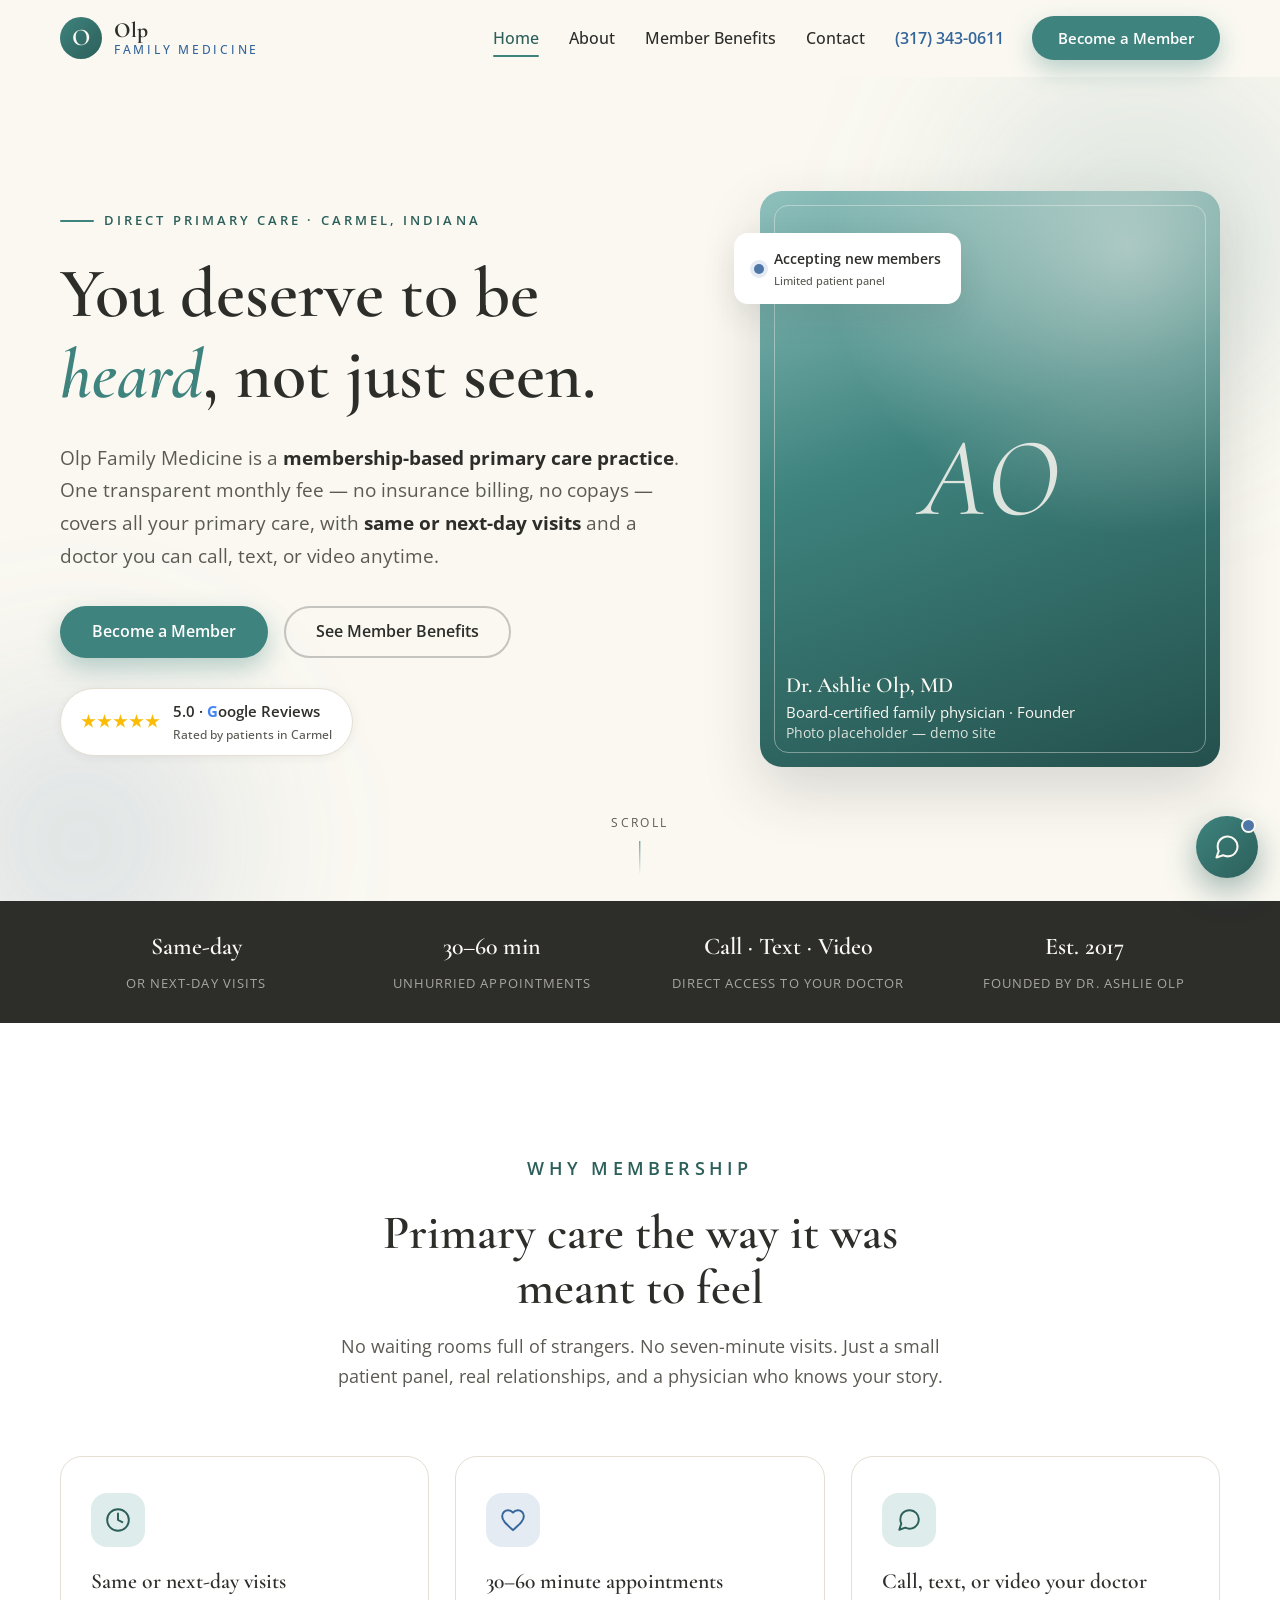
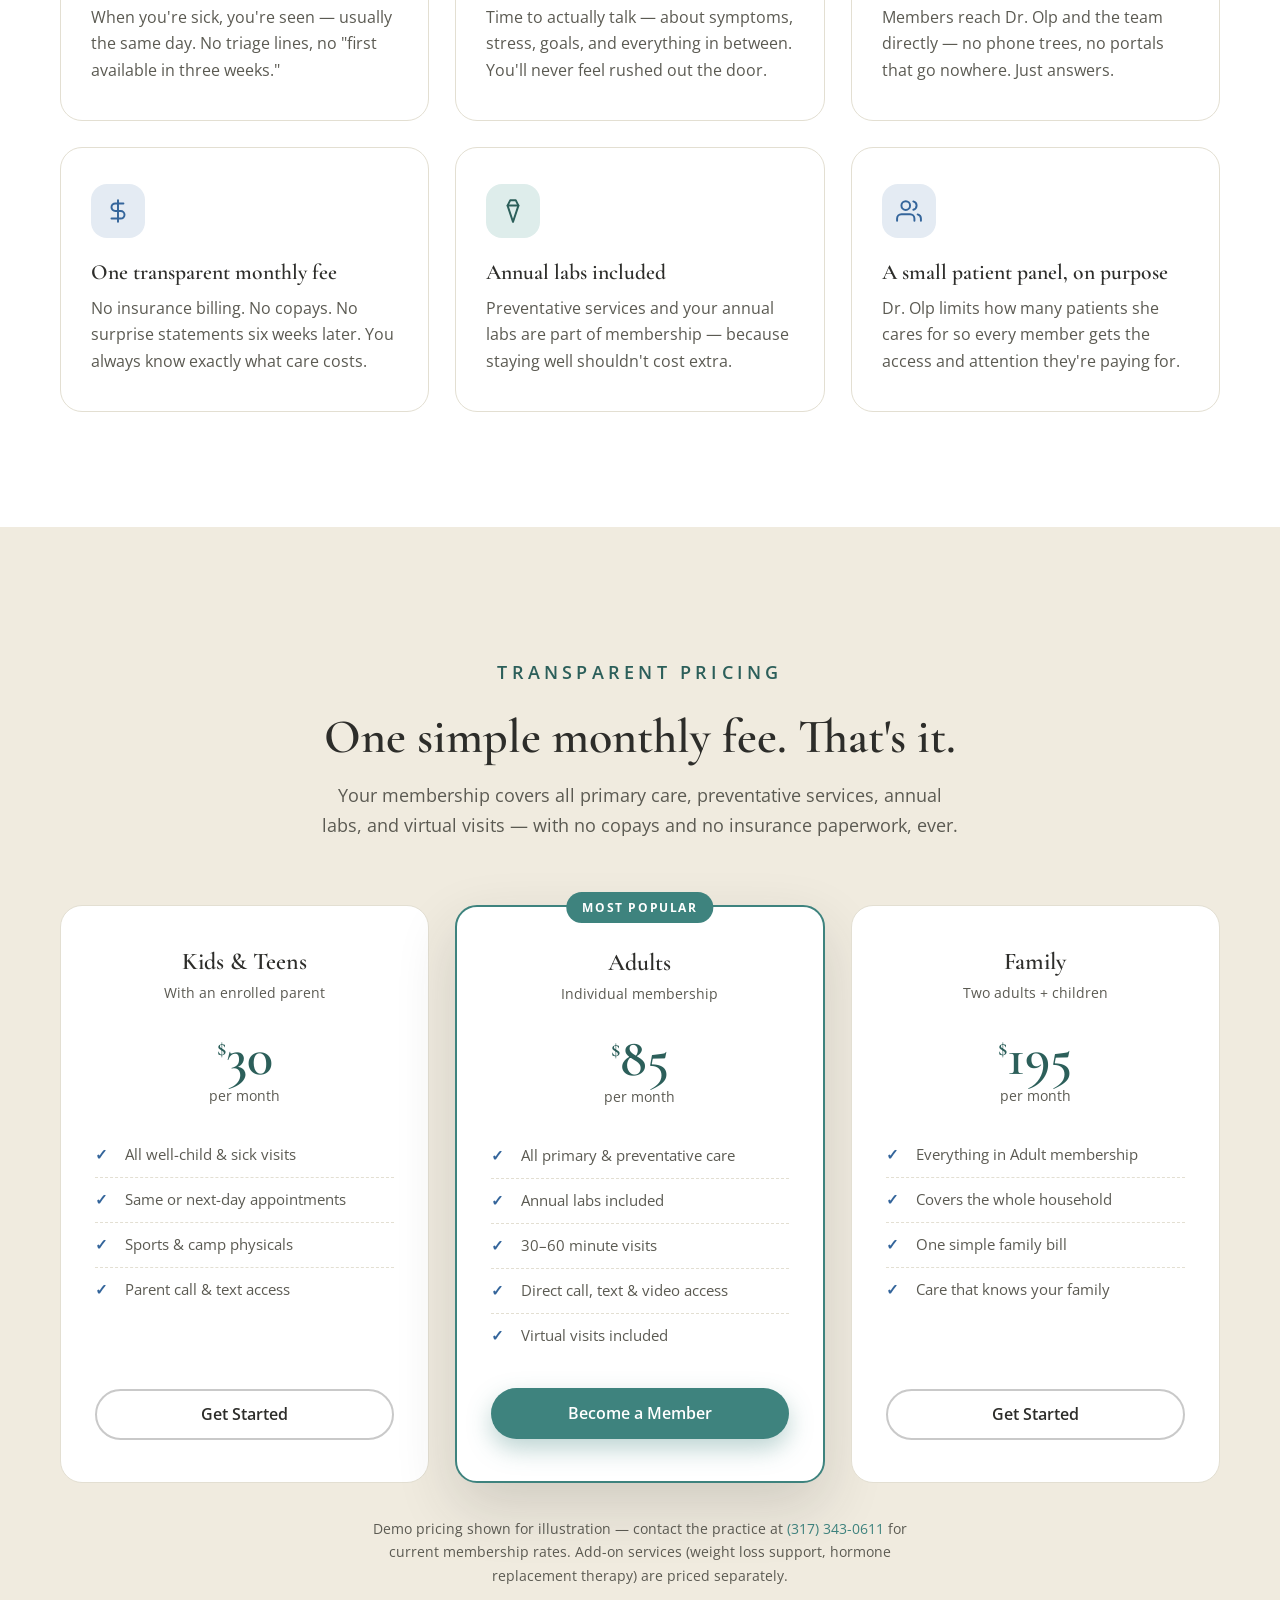
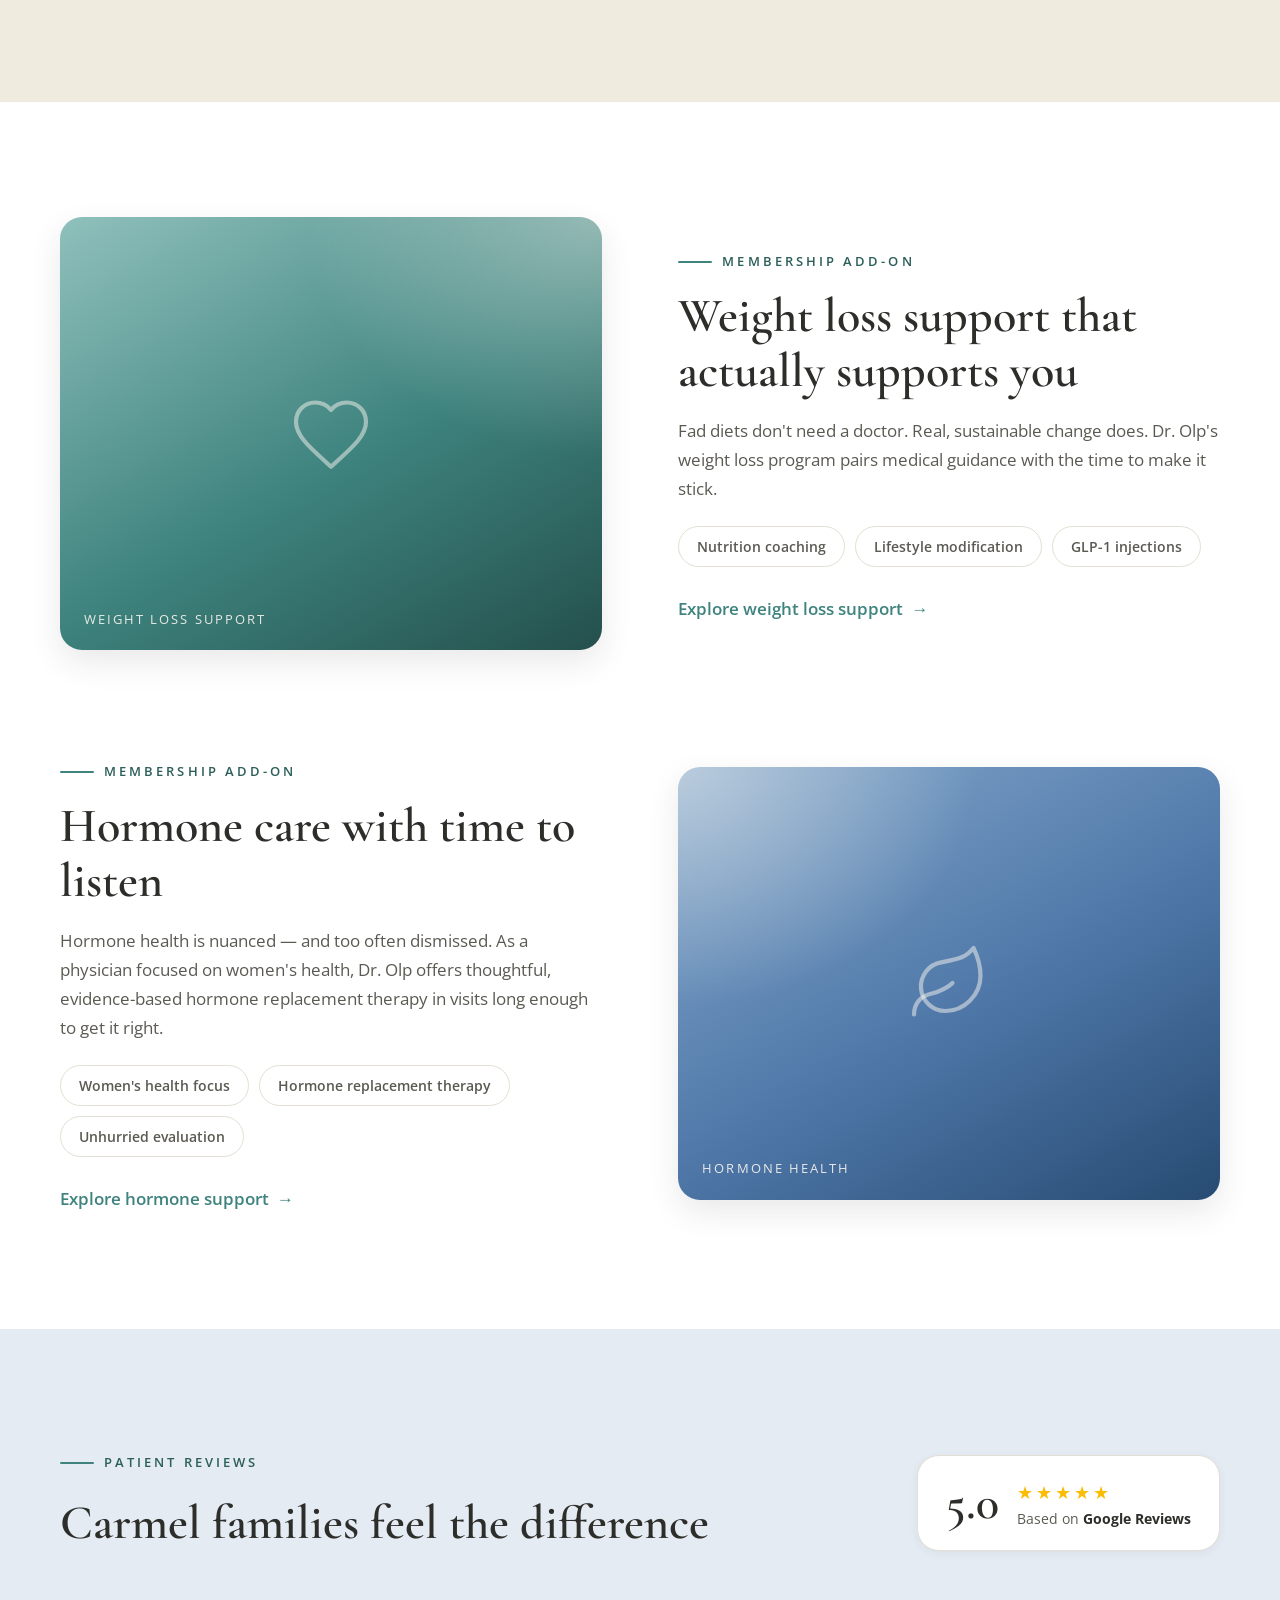
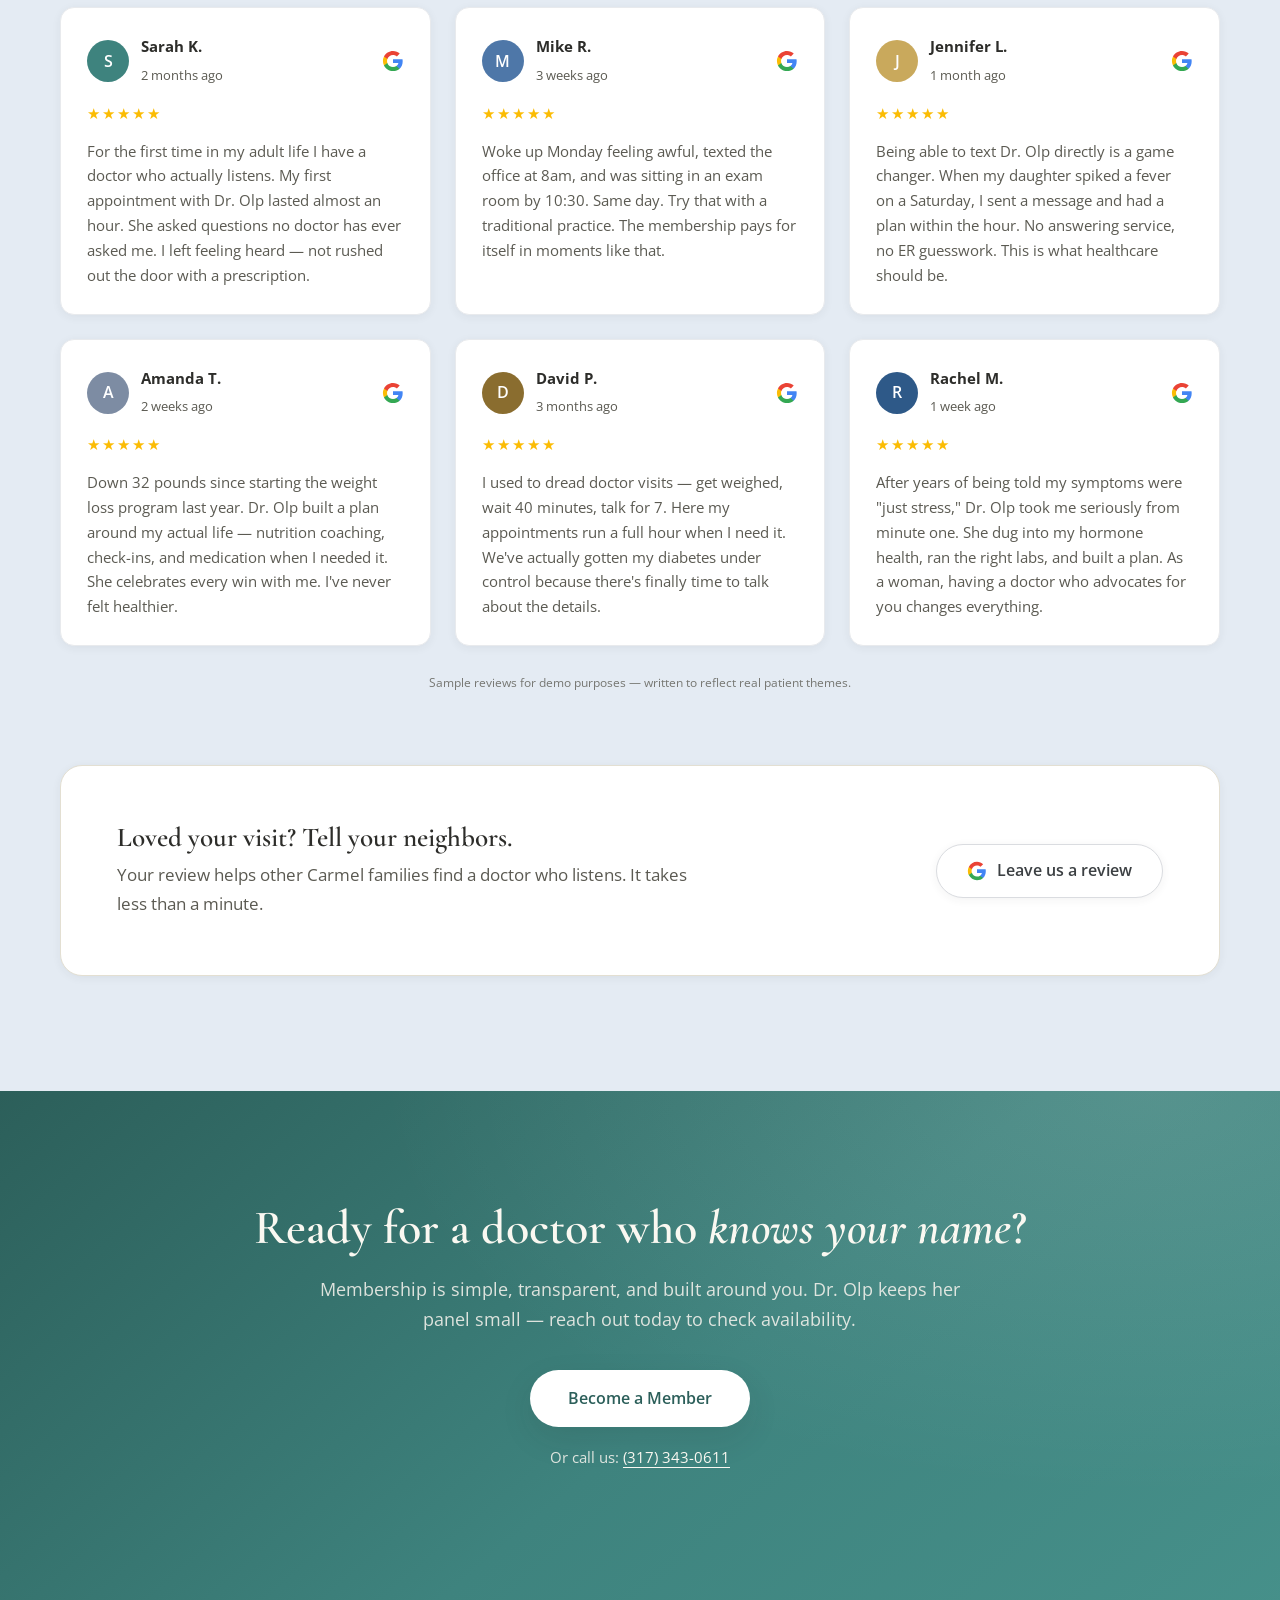
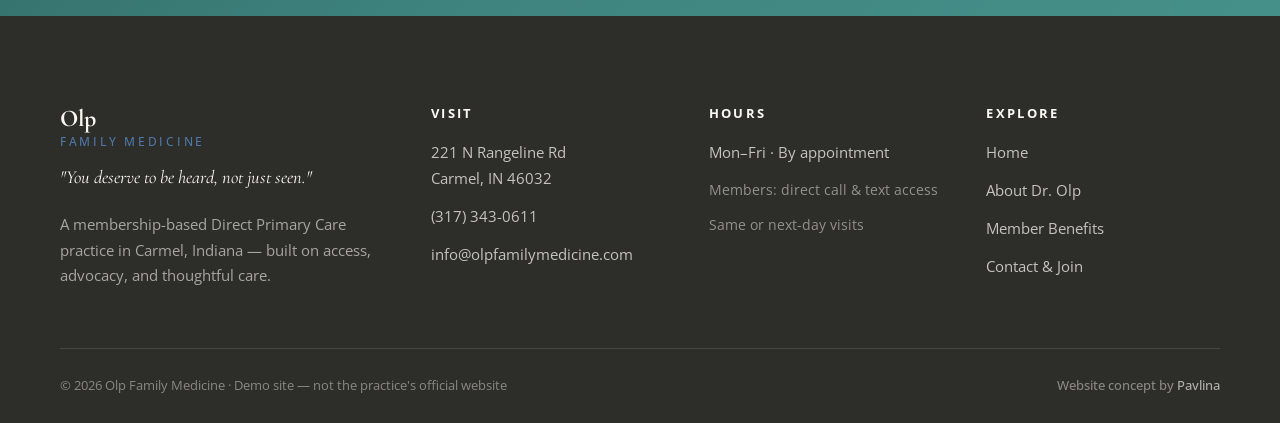
<file: index.html>
<!DOCTYPE html>
<html lang="en">
<head>
  <meta charset="UTF-8" />
  <meta name="viewport" content="width=device-width, initial-scale=1.0" />
  <title>Olp Family Medicine | Direct Primary Care in Carmel, IN — You Deserve to Be Heard</title>
  <meta name="description" content="Olp Family Medicine is a membership-based Direct Primary Care practice in Carmel, Indiana. One transparent monthly fee, same-day visits, 30–60 minute appointments, and direct access to Dr. Ashlie Olp, MD. No insurance billing, no copays." />
  <link rel="preconnect" href="https://fonts.googleapis.com" />
  <link rel="preconnect" href="https://fonts.gstatic.com" crossorigin />
  <link href="https://fonts.googleapis.com/css2?family=Cormorant+Garamond:ital,wght@0,400;0,500;0,600;0,700;1,400;1,500;1,600&family=Open+Sans:wght@400;500;600;700&display=swap" rel="stylesheet" />
  <link rel="stylesheet" href="css/styles.css" />
  <script type="application/ld+json">
  {
    "@context": "https://schema.org",
    "@type": "MedicalBusiness",
    "name": "Olp Family Medicine",
    "description": "Membership-based Direct Primary Care practice in Carmel, Indiana. One transparent monthly fee covers all primary care, preventative services, annual labs, and virtual visits.",
    "url": "https://olpfamilymedicine.com",
    "telephone": "+1-317-343-0611",
    "email": "info@olpfamilymedicine.com",
    "address": {
      "@type": "PostalAddress",
      "streetAddress": "221 N Rangeline Rd",
      "addressLocality": "Carmel",
      "addressRegion": "IN",
      "postalCode": "46032",
      "addressCountry": "US"
    },
    "medicalSpecialty": ["PrimaryCare"],
    "foundingDate": "2017",
    "founder": {
      "@type": "Physician",
      "name": "Dr. Ashlie Olp, MD",
      "medicalSpecialty": ["PrimaryCare"],
      "alumniOf": "Indiana University School of Medicine"
    },
    "employee": [
      { "@type": "Physician", "name": "Dr. Ashlie Olp, MD" }
    ],
    "priceRange": "$$"
  }
  </script>
</head>
<body>
  <a class="skip-link" href="#main">Skip to content</a>

  <header class="site-header">
    <div class="header-inner container">
      <a class="brand" href="index.html">
        <span class="brand-mark" aria-hidden="true">O</span>
        <span class="brand-text">Olp <em>Family Medicine</em></span>
      </a>
      <nav class="site-nav" id="siteNav" aria-label="Primary navigation">
        <a href="index.html" aria-current="page">Home</a>
        <a href="about.html">About</a>
        <a href="benefits.html">Member Benefits</a>
        <a href="contact.html">Contact</a>
        <a class="nav-phone" href="tel:+13173430611">(317) 343-0611</a>
        <a class="nav-cta-mobile" href="contact.html#join">Become a Member</a>
      </nav>
      <a class="btn btn-primary header-cta" href="contact.html#join">Become a Member</a>
      <a class="header-phone" href="tel:+13173430611" aria-label="Call Olp Family Medicine at (317) 343-0611">
        <svg viewBox="0 0 24 24" fill="none" stroke="currentColor" stroke-width="2" stroke-linecap="round" stroke-linejoin="round" aria-hidden="true"><path d="M22 16.92v3a2 2 0 0 1-2.18 2 19.79 19.79 0 0 1-8.63-3.07 19.5 19.5 0 0 1-6-6 19.79 19.79 0 0 1-3.07-8.67A2 2 0 0 1 4.11 2h3a2 2 0 0 1 2 1.72 12.84 12.84 0 0 0 .7 2.81 2 2 0 0 1-.45 2.11L8.09 9.91a16 16 0 0 0 6 6l1.27-1.27a2 2 0 0 1 2.11-.45 12.84 12.84 0 0 0 2.81.7A2 2 0 0 1 22 16.92z"/></svg>
      </a>
      <button class="nav-toggle" type="button" aria-expanded="false" aria-controls="siteNav" aria-label="Open menu">
        <span></span><span></span><span></span>
      </button>
    </div>
  </header>

  <main id="main">

    <!-- ================= HERO ================= -->
    <section class="hero">
      <div class="container hero-grid">
        <div class="hero-copy">
          <p class="eyebrow">Direct Primary Care · Carmel, Indiana</p>
          <h1>You deserve to be <em>heard</em>, not just seen.</h1>
          <p class="hero-lede">
            Olp Family Medicine is a <strong>membership-based primary care practice</strong>.
            One transparent monthly fee — no insurance billing, no copays — covers all your
            primary care, with <strong>same or next-day visits</strong> and a doctor you can
            call, text, or video anytime.
          </p>
          <div class="hero-actions">
            <a class="btn btn-primary" href="contact.html#join">Become a Member</a>
            <a class="btn btn-outline" href="benefits.html">See Member Benefits</a>
          </div>
          <a class="rating-badge" href="#reviews">
            <span class="stars" aria-hidden="true">★★★★★</span>
            <span>5.0 · <span class="g-mark">G</span>oogle Reviews
              <small>Rated by patients in Carmel</small>
            </span>
          </a>
        </div>
        <div class="hero-visual reveal" style="--d:.15s">
          <figure class="portrait-card">
            <span class="portrait-initials" aria-hidden="true">AO</span>
            <figcaption>
              <strong>Dr. Ashlie Olp, MD</strong>
              Board-certified family physician · Founder
              <span>Photo placeholder — demo site</span>
            </figcaption>
          </figure>
          <div class="float-chip">
            <span class="dot" aria-hidden="true"></span>
            <span>Accepting new members<small>Limited patient panel</small></span>
          </div>
        </div>
      </div>
      <div class="scroll-cue" aria-hidden="true">Scroll</div>
    </section>

    <!-- ================= TRUST BAR ================= -->
    <section class="trust-bar" aria-label="Practice highlights">
      <div class="container trust-grid">
        <div><strong>Same-day</strong><span>or next-day visits</span></div>
        <div><strong>30–60 min</strong><span>unhurried appointments</span></div>
        <div><strong>Call · Text · Video</strong><span>direct access to your doctor</span></div>
        <div><strong>Est. 2017</strong><span>founded by Dr. Ashlie Olp</span></div>
      </div>
    </section>

    <!-- ================= VALUE PROPS ================= -->
    <section class="section bg-white" id="membership">
      <div class="container">
        <div class="section-head center reveal">
          <p class="eyebrow">Why membership</p>
          <h2>Primary care the way it was meant to feel</h2>
          <p>No waiting rooms full of strangers. No seven-minute visits. Just a small patient panel, real relationships, and a physician who knows your story.</p>
        </div>
        <div class="card-grid">
          <div class="value-card reveal">
            <div class="icon"><svg viewBox="0 0 24 24" fill="none" stroke="currentColor" stroke-width="1.8" stroke-linecap="round" stroke-linejoin="round" aria-hidden="true"><circle cx="12" cy="12" r="10"/><path d="M12 6v6l4 2"/></svg></div>
            <h3>Same or next-day visits</h3>
            <p>When you're sick, you're seen — usually the same day. No triage lines, no "first available in three weeks."</p>
          </div>
          <div class="value-card reveal" style="--d:.08s">
            <div class="icon"><svg viewBox="0 0 24 24" fill="none" stroke="currentColor" stroke-width="1.8" stroke-linecap="round" stroke-linejoin="round" aria-hidden="true"><path d="M12 21.35l-1.45-1.32C5.4 15.36 2 12.28 2 8.5 2 5.42 4.42 3 7.5 3c1.74 0 3.41.81 4.5 2.09C13.09 3.81 14.76 3 16.5 3 19.58 3 22 5.42 22 8.5c0 3.78-3.4 6.86-8.55 11.54L12 21.35z"/></svg></div>
            <h3>30–60 minute appointments</h3>
            <p>Time to actually talk — about symptoms, stress, goals, and everything in between. You'll never feel rushed out the door.</p>
          </div>
          <div class="value-card reveal" style="--d:.16s">
            <div class="icon"><svg viewBox="0 0 24 24" fill="none" stroke="currentColor" stroke-width="1.8" stroke-linecap="round" stroke-linejoin="round" aria-hidden="true"><path d="M21 11.5a8.38 8.38 0 0 1-.9 3.8 8.5 8.5 0 0 1-7.6 4.7 8.38 8.38 0 0 1-3.8-.9L3 21l1.9-5.7a8.38 8.38 0 0 1-.9-3.8 8.5 8.5 0 0 1 4.7-7.6 8.38 8.38 0 0 1 3.8-.9h.5a8.48 8.48 0 0 1 8 8v.5z"/></svg></div>
            <h3>Call, text, or video your doctor</h3>
            <p>Members reach Dr. Olp and the team directly — no phone trees, no portals that go nowhere. Just answers.</p>
          </div>
          <div class="value-card reveal">
            <div class="icon"><svg viewBox="0 0 24 24" fill="none" stroke="currentColor" stroke-width="1.8" stroke-linecap="round" stroke-linejoin="round" aria-hidden="true"><path d="M12 2v20M17 5H9.5a3.5 3.5 0 0 0 0 7h5a3.5 3.5 0 0 1 0 7H6"/></svg></div>
            <h3>One transparent monthly fee</h3>
            <p>No insurance billing. No copays. No surprise statements six weeks later. You always know exactly what care costs.</p>
          </div>
          <div class="value-card reveal" style="--d:.08s">
            <div class="icon"><svg viewBox="0 0 24 24" fill="none" stroke="currentColor" stroke-width="1.8" stroke-linecap="round" stroke-linejoin="round" aria-hidden="true"><path d="M14.5 2H9.5L7 7l5 15 5-15-2.5-5z"/><path d="M7 7h10"/></svg></div>
            <h3>Annual labs included</h3>
            <p>Preventative services and your annual labs are part of membership — because staying well shouldn't cost extra.</p>
          </div>
          <div class="value-card reveal" style="--d:.16s">
            <div class="icon"><svg viewBox="0 0 24 24" fill="none" stroke="currentColor" stroke-width="1.8" stroke-linecap="round" stroke-linejoin="round" aria-hidden="true"><path d="M17 21v-2a4 4 0 0 0-4-4H5a4 4 0 0 0-4 4v2"/><circle cx="9" cy="7" r="4"/><path d="M23 21v-2a4 4 0 0 0-3-3.87M16 3.13a4 4 0 0 1 0 7.75"/></svg></div>
            <h3>A small patient panel, on purpose</h3>
            <p>Dr. Olp limits how many patients she cares for so every member gets the access and attention they're paying for.</p>
          </div>
        </div>
      </div>
    </section>

    <!-- ================= PRICING ================= -->
    <section class="section bg-cream-deep" id="pricing">
      <div class="container">
        <div class="section-head center reveal">
          <p class="eyebrow">Transparent pricing</p>
          <h2>One simple monthly fee. That's it.</h2>
          <p>Your membership covers all primary care, preventative services, annual labs, and virtual visits — with no copays and no insurance paperwork, ever.</p>
        </div>
        <div class="pricing-grid">
          <div class="price-card reveal">
            <h3>Kids &amp; Teens</h3>
            <p class="who">With an enrolled parent</p>
            <div class="amount"><sup>$</sup>30</div>
            <p class="per">per month</p>
            <ul>
              <li>All well-child &amp; sick visits</li>
              <li>Same or next-day appointments</li>
              <li>Sports &amp; camp physicals</li>
              <li>Parent call &amp; text access</li>
            </ul>
            <a class="btn btn-outline" href="contact.html#join">Get Started</a>
          </div>
          <div class="price-card featured reveal" style="--d:.08s">
            <span class="flag">Most popular</span>
            <h3>Adults</h3>
            <p class="who">Individual membership</p>
            <div class="amount"><sup>$</sup>85</div>
            <p class="per">per month</p>
            <ul>
              <li>All primary &amp; preventative care</li>
              <li>Annual labs included</li>
              <li>30–60 minute visits</li>
              <li>Direct call, text &amp; video access</li>
              <li>Virtual visits included</li>
            </ul>
            <a class="btn btn-primary" href="contact.html#join">Become a Member</a>
          </div>
          <div class="price-card reveal" style="--d:.16s">
            <h3>Family</h3>
            <p class="who">Two adults + children</p>
            <div class="amount"><sup>$</sup>195</div>
            <p class="per">per month</p>
            <ul>
              <li>Everything in Adult membership</li>
              <li>Covers the whole household</li>
              <li>One simple family bill</li>
              <li>Care that knows your family</li>
            </ul>
            <a class="btn btn-outline" href="contact.html#join">Get Started</a>
          </div>
        </div>
        <p class="pricing-note">Demo pricing shown for illustration — contact the practice at <a href="tel:+13173430611">(317) 343-0611</a> for current membership rates. Add-on services (weight loss support, hormone replacement therapy) are priced separately.</p>
      </div>
    </section>

    <!-- ================= HIGHLIGHTS: WEIGHT LOSS + HORMONES ================= -->
    <section class="section bg-white">
      <div class="container">
        <div class="split">
          <div class="split-visual grad-terracotta reveal">
            <span class="visual-glyph" aria-hidden="true"><svg viewBox="0 0 24 24" fill="none" stroke="currentColor" stroke-width="1.2" stroke-linecap="round" stroke-linejoin="round"><path d="M12 21.35l-1.45-1.32C5.4 15.36 2 12.28 2 8.5 2 5.42 4.42 3 7.5 3c1.74 0 3.41.81 4.5 2.09C13.09 3.81 14.76 3 16.5 3 19.58 3 22 5.42 22 8.5c0 3.78-3.4 6.86-8.55 11.54L12 21.35z"/></svg></span>
            <span class="visual-label">Weight Loss Support</span>
          </div>
          <div class="split-copy reveal" style="--d:.1s">
            <p class="eyebrow">Membership add-on</p>
            <h2>Weight loss support that actually supports you</h2>
            <p>Fad diets don't need a doctor. Real, sustainable change does. Dr. Olp's weight loss program pairs medical guidance with the time to make it stick.</p>
            <div class="tag-row">
              <span class="tag">Nutrition coaching</span>
              <span class="tag">Lifestyle modification</span>
              <span class="tag">GLP-1 injections</span>
            </div>
            <a class="text-link" href="benefits.html#addons">Explore weight loss support</a>
          </div>
        </div>

        <div class="split reverse">
          <div class="split-visual grad-sage reveal">
            <span class="visual-glyph" aria-hidden="true"><svg viewBox="0 0 24 24" fill="none" stroke="currentColor" stroke-width="1.2" stroke-linecap="round" stroke-linejoin="round"><path d="M11 20A7 7 0 0 1 9.8 6.1C15.5 5 17 4.48 19 2c1 2 2 4.18 2 8 0 5.5-4.78 10-10 10z"/><path d="M2 21c0-3 1.85-5.36 5.08-6C9.5 14.52 12 13 13 12"/></svg></span>
            <span class="visual-label">Hormone Health</span>
          </div>
          <div class="split-copy reveal" style="--d:.1s">
            <p class="eyebrow">Membership add-on</p>
            <h2>Hormone care with time to listen</h2>
            <p>Hormone health is nuanced — and too often dismissed. As a physician focused on women's health, Dr. Olp offers thoughtful, evidence-based hormone replacement therapy in visits long enough to get it right.</p>
            <div class="tag-row">
              <span class="tag">Women's health focus</span>
              <span class="tag">Hormone replacement therapy</span>
              <span class="tag">Unhurried evaluation</span>
            </div>
            <a class="text-link" href="benefits.html#addons">Explore hormone support</a>
          </div>
        </div>
      </div>
    </section>

    <!-- ================= GOOGLE REVIEWS ================= -->
    <section class="section bg-sage-soft" id="reviews">
      <div class="container">
        <div class="reviews-head reveal">
          <div>
            <p class="eyebrow">Patient reviews</p>
            <h2>Carmel families feel the difference</h2>
          </div>
          <div class="agg-rating">
            <span class="num">5.0</span>
            <div>
              <div class="stars" aria-hidden="true">★★★★★</div>
              <p class="meta">Based on <strong>Google Reviews</strong></p>
            </div>
          </div>
        </div>

        <div class="reviews-grid">
          <article class="review-card reveal">
            <div class="review-top">
              <span class="avatar a1" aria-hidden="true">S</span>
              <div class="who"><strong>Sarah K.</strong><span>2 months ago</span></div>
              <svg class="g-badge" viewBox="0 0 24 24" aria-hidden="true"><path fill="#4285F4" d="M22.56 12.25c0-.78-.07-1.53-.2-2.25H12v4.26h5.92a5.06 5.06 0 0 1-2.2 3.32v2.77h3.57c2.08-1.92 3.27-4.74 3.27-8.1z"/><path fill="#34A853" d="M12 23c2.97 0 5.46-.98 7.28-2.66l-3.57-2.77c-.98.66-2.23 1.06-3.71 1.06-2.86 0-5.29-1.93-6.16-4.53H2.18v2.84C3.99 20.53 7.7 23 12 23z"/><path fill="#FBBC05" d="M5.84 14.1c-.22-.66-.35-1.36-.35-2.1s.13-1.44.35-2.1V7.06H2.18A10.97 10.97 0 0 0 1 12c0 1.77.43 3.45 1.18 4.94l3.66-2.84z"/><path fill="#EA4335" d="M12 5.38c1.62 0 3.06.56 4.21 1.64l3.15-3.15C17.45 2.09 14.97 1 12 1 7.7 1 3.99 3.47 2.18 7.06l3.66 2.84c.87-2.6 3.3-4.52 6.16-4.52z"/></svg>
            </div>
            <div class="review-stars" aria-label="5 out of 5 stars">★★★★★</div>
            <p>For the first time in my adult life I have a doctor who actually listens. My first appointment with Dr. Olp lasted almost an hour. She asked questions no doctor has ever asked me. I left feeling heard — not rushed out the door with a prescription.</p>
          </article>

          <article class="review-card reveal" style="--d:.07s">
            <div class="review-top">
              <span class="avatar a2" aria-hidden="true">M</span>
              <div class="who"><strong>Mike R.</strong><span>3 weeks ago</span></div>
              <svg class="g-badge" viewBox="0 0 24 24" aria-hidden="true"><path fill="#4285F4" d="M22.56 12.25c0-.78-.07-1.53-.2-2.25H12v4.26h5.92a5.06 5.06 0 0 1-2.2 3.32v2.77h3.57c2.08-1.92 3.27-4.74 3.27-8.1z"/><path fill="#34A853" d="M12 23c2.97 0 5.46-.98 7.28-2.66l-3.57-2.77c-.98.66-2.23 1.06-3.71 1.06-2.86 0-5.29-1.93-6.16-4.53H2.18v2.84C3.99 20.53 7.7 23 12 23z"/><path fill="#FBBC05" d="M5.84 14.1c-.22-.66-.35-1.36-.35-2.1s.13-1.44.35-2.1V7.06H2.18A10.97 10.97 0 0 0 1 12c0 1.77.43 3.45 1.18 4.94l3.66-2.84z"/><path fill="#EA4335" d="M12 5.38c1.62 0 3.06.56 4.21 1.64l3.15-3.15C17.45 2.09 14.97 1 12 1 7.7 1 3.99 3.47 2.18 7.06l3.66 2.84c.87-2.6 3.3-4.52 6.16-4.52z"/></svg>
            </div>
            <div class="review-stars" aria-label="5 out of 5 stars">★★★★★</div>
            <p>Woke up Monday feeling awful, texted the office at 8am, and was sitting in an exam room by 10:30. Same day. Try that with a traditional practice. The membership pays for itself in moments like that.</p>
          </article>

          <article class="review-card reveal" style="--d:.14s">
            <div class="review-top">
              <span class="avatar a3" aria-hidden="true">J</span>
              <div class="who"><strong>Jennifer L.</strong><span>1 month ago</span></div>
              <svg class="g-badge" viewBox="0 0 24 24" aria-hidden="true"><path fill="#4285F4" d="M22.56 12.25c0-.78-.07-1.53-.2-2.25H12v4.26h5.92a5.06 5.06 0 0 1-2.2 3.32v2.77h3.57c2.08-1.92 3.27-4.74 3.27-8.1z"/><path fill="#34A853" d="M12 23c2.97 0 5.46-.98 7.28-2.66l-3.57-2.77c-.98.66-2.23 1.06-3.71 1.06-2.86 0-5.29-1.93-6.16-4.53H2.18v2.84C3.99 20.53 7.7 23 12 23z"/><path fill="#FBBC05" d="M5.84 14.1c-.22-.66-.35-1.36-.35-2.1s.13-1.44.35-2.1V7.06H2.18A10.97 10.97 0 0 0 1 12c0 1.77.43 3.45 1.18 4.94l3.66-2.84z"/><path fill="#EA4335" d="M12 5.38c1.62 0 3.06.56 4.21 1.64l3.15-3.15C17.45 2.09 14.97 1 12 1 7.7 1 3.99 3.47 2.18 7.06l3.66 2.84c.87-2.6 3.3-4.52 6.16-4.52z"/></svg>
            </div>
            <div class="review-stars" aria-label="5 out of 5 stars">★★★★★</div>
            <p>Being able to text Dr. Olp directly is a game changer. When my daughter spiked a fever on a Saturday, I sent a message and had a plan within the hour. No answering service, no ER guesswork. This is what healthcare should be.</p>
          </article>

          <article class="review-card reveal">
            <div class="review-top">
              <span class="avatar a4" aria-hidden="true">A</span>
              <div class="who"><strong>Amanda T.</strong><span>2 weeks ago</span></div>
              <svg class="g-badge" viewBox="0 0 24 24" aria-hidden="true"><path fill="#4285F4" d="M22.56 12.25c0-.78-.07-1.53-.2-2.25H12v4.26h5.92a5.06 5.06 0 0 1-2.2 3.32v2.77h3.57c2.08-1.92 3.27-4.74 3.27-8.1z"/><path fill="#34A853" d="M12 23c2.97 0 5.46-.98 7.28-2.66l-3.57-2.77c-.98.66-2.23 1.06-3.71 1.06-2.86 0-5.29-1.93-6.16-4.53H2.18v2.84C3.99 20.53 7.7 23 12 23z"/><path fill="#FBBC05" d="M5.84 14.1c-.22-.66-.35-1.36-.35-2.1s.13-1.44.35-2.1V7.06H2.18A10.97 10.97 0 0 0 1 12c0 1.77.43 3.45 1.18 4.94l3.66-2.84z"/><path fill="#EA4335" d="M12 5.38c1.62 0 3.06.56 4.21 1.64l3.15-3.15C17.45 2.09 14.97 1 12 1 7.7 1 3.99 3.47 2.18 7.06l3.66 2.84c.87-2.6 3.3-4.52 6.16-4.52z"/></svg>
            </div>
            <div class="review-stars" aria-label="5 out of 5 stars">★★★★★</div>
            <p>Down 32 pounds since starting the weight loss program last year. Dr. Olp built a plan around my actual life — nutrition coaching, check-ins, and medication when I needed it. She celebrates every win with me. I've never felt healthier.</p>
          </article>

          <article class="review-card reveal" style="--d:.07s">
            <div class="review-top">
              <span class="avatar a5" aria-hidden="true">D</span>
              <div class="who"><strong>David P.</strong><span>3 months ago</span></div>
              <svg class="g-badge" viewBox="0 0 24 24" aria-hidden="true"><path fill="#4285F4" d="M22.56 12.25c0-.78-.07-1.53-.2-2.25H12v4.26h5.92a5.06 5.06 0 0 1-2.2 3.32v2.77h3.57c2.08-1.92 3.27-4.74 3.27-8.1z"/><path fill="#34A853" d="M12 23c2.97 0 5.46-.98 7.28-2.66l-3.57-2.77c-.98.66-2.23 1.06-3.71 1.06-2.86 0-5.29-1.93-6.16-4.53H2.18v2.84C3.99 20.53 7.7 23 12 23z"/><path fill="#FBBC05" d="M5.84 14.1c-.22-.66-.35-1.36-.35-2.1s.13-1.44.35-2.1V7.06H2.18A10.97 10.97 0 0 0 1 12c0 1.77.43 3.45 1.18 4.94l3.66-2.84z"/><path fill="#EA4335" d="M12 5.38c1.62 0 3.06.56 4.21 1.64l3.15-3.15C17.45 2.09 14.97 1 12 1 7.7 1 3.99 3.47 2.18 7.06l3.66 2.84c.87-2.6 3.3-4.52 6.16-4.52z"/></svg>
            </div>
            <div class="review-stars" aria-label="5 out of 5 stars">★★★★★</div>
            <p>I used to dread doctor visits — get weighed, wait 40 minutes, talk for 7. Here my appointments run a full hour when I need it. We've actually gotten my diabetes under control because there's finally time to talk about the details.</p>
          </article>

          <article class="review-card reveal" style="--d:.14s">
            <div class="review-top">
              <span class="avatar a6" aria-hidden="true">R</span>
              <div class="who"><strong>Rachel M.</strong><span>1 week ago</span></div>
              <svg class="g-badge" viewBox="0 0 24 24" aria-hidden="true"><path fill="#4285F4" d="M22.56 12.25c0-.78-.07-1.53-.2-2.25H12v4.26h5.92a5.06 5.06 0 0 1-2.2 3.32v2.77h3.57c2.08-1.92 3.27-4.74 3.27-8.1z"/><path fill="#34A853" d="M12 23c2.97 0 5.46-.98 7.28-2.66l-3.57-2.77c-.98.66-2.23 1.06-3.71 1.06-2.86 0-5.29-1.93-6.16-4.53H2.18v2.84C3.99 20.53 7.7 23 12 23z"/><path fill="#FBBC05" d="M5.84 14.1c-.22-.66-.35-1.36-.35-2.1s.13-1.44.35-2.1V7.06H2.18A10.97 10.97 0 0 0 1 12c0 1.77.43 3.45 1.18 4.94l3.66-2.84z"/><path fill="#EA4335" d="M12 5.38c1.62 0 3.06.56 4.21 1.64l3.15-3.15C17.45 2.09 14.97 1 12 1 7.7 1 3.99 3.47 2.18 7.06l3.66 2.84c.87-2.6 3.3-4.52 6.16-4.52z"/></svg>
            </div>
            <div class="review-stars" aria-label="5 out of 5 stars">★★★★★</div>
            <p>After years of being told my symptoms were "just stress," Dr. Olp took me seriously from minute one. She dug into my hormone health, ran the right labs, and built a plan. As a woman, having a doctor who advocates for you changes everything.</p>
          </article>
        </div>

        <p class="reviews-disclaimer">Sample reviews for demo purposes — written to reflect real patient themes.</p>

        <div class="review-cta reveal">
          <div>
            <h3>Loved your visit? Tell your neighbors.</h3>
            <p>Your review helps other Carmel families find a doctor who listens. It takes less than a minute.</p>
          </div>
          <a class="btn btn-google" href="#" aria-label="Leave us a review on Google">
            <svg width="20" height="20" viewBox="0 0 24 24" aria-hidden="true"><path fill="#4285F4" d="M22.56 12.25c0-.78-.07-1.53-.2-2.25H12v4.26h5.92a5.06 5.06 0 0 1-2.2 3.32v2.77h3.57c2.08-1.92 3.27-4.74 3.27-8.1z"/><path fill="#34A853" d="M12 23c2.97 0 5.46-.98 7.28-2.66l-3.57-2.77c-.98.66-2.23 1.06-3.71 1.06-2.86 0-5.29-1.93-6.16-4.53H2.18v2.84C3.99 20.53 7.7 23 12 23z"/><path fill="#FBBC05" d="M5.84 14.1c-.22-.66-.35-1.36-.35-2.1s.13-1.44.35-2.1V7.06H2.18A10.97 10.97 0 0 0 1 12c0 1.77.43 3.45 1.18 4.94l3.66-2.84z"/><path fill="#EA4335" d="M12 5.38c1.62 0 3.06.56 4.21 1.64l3.15-3.15C17.45 2.09 14.97 1 12 1 7.7 1 3.99 3.47 2.18 7.06l3.66 2.84c.87-2.6 3.3-4.52 6.16-4.52z"/></svg>
            Leave us a review
          </a>
        </div>
      </div>
    </section>

    <!-- ================= JOIN CTA ================= -->
    <section class="cta-band">
      <div class="container reveal">
        <h2>Ready for a doctor who <em>knows your name</em>?</h2>
        <p>Membership is simple, transparent, and built around you. Dr. Olp keeps her panel small — reach out today to check availability.</p>
        <a class="btn btn-light" href="contact.html#join">Become a Member</a>
        <p class="sub-action">Or call us: <a href="tel:+13173430611">(317) 343-0611</a></p>
      </div>
    </section>
  </main>

  <!-- ================= FOOTER ================= -->
  <footer class="site-footer">
    <div class="container">
      <div class="footer-grid">
        <div class="footer-brand">
          <span class="brand-text">Olp <em>Family Medicine</em></span>
          <p class="footer-tagline">"You deserve to be heard, not just seen."</p>
          <p>A membership-based Direct Primary Care practice in Carmel, Indiana — built on access, advocacy, and thoughtful care.</p>
        </div>
        <div>
          <h4>Visit</h4>
          <ul class="footer-list">
            <li>221 N Rangeline Rd<br />Carmel, IN 46032</li>
            <li><a href="tel:+13173430611">(317) 343-0611</a></li>
            <li><a href="mailto:info@olpfamilymedicine.com">info@olpfamilymedicine.com</a></li>
          </ul>
        </div>
        <div>
          <h4>Hours</h4>
          <ul class="footer-list">
            <li>Mon–Fri · By appointment</li>
            <li class="muted">Members: direct call &amp; text access</li>
            <li class="muted">Same or next-day visits</li>
          </ul>
        </div>
        <div>
          <h4>Explore</h4>
          <ul class="footer-list">
            <li><a href="index.html">Home</a></li>
            <li><a href="about.html">About Dr. Olp</a></li>
            <li><a href="benefits.html">Member Benefits</a></li>
            <li><a href="contact.html">Contact &amp; Join</a></li>
          </ul>
        </div>
      </div>
      <div class="footer-bottom">
        <span>© <span class="js-year">2026</span> Olp Family Medicine · Demo site — not the practice's official website</span>
        <span class="pavlina-credit">Website concept by <a href="#">Pavlina</a></span>
      </div>
    </div>
  </footer>

  <script src="js/main.js" defer></script>
  <script src="js/aria.js" defer></script>
</body>
</html>
</file>
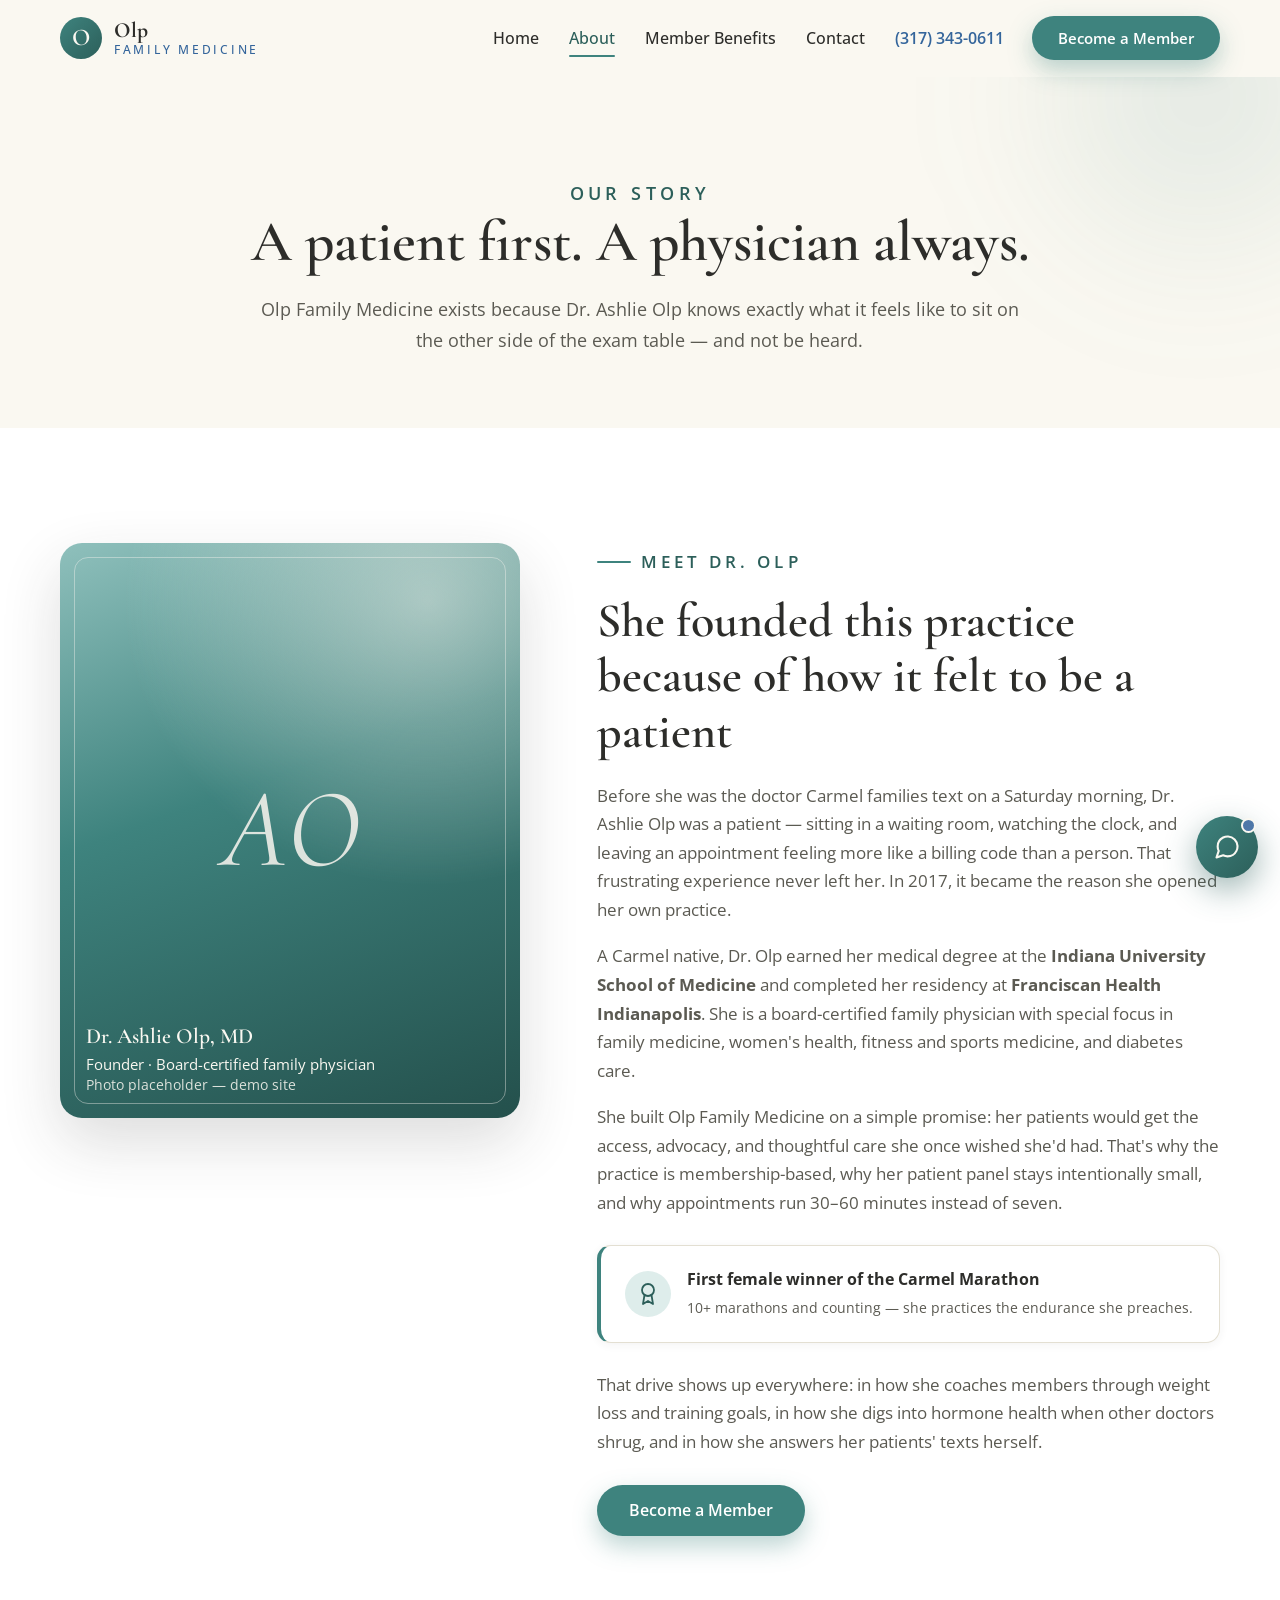
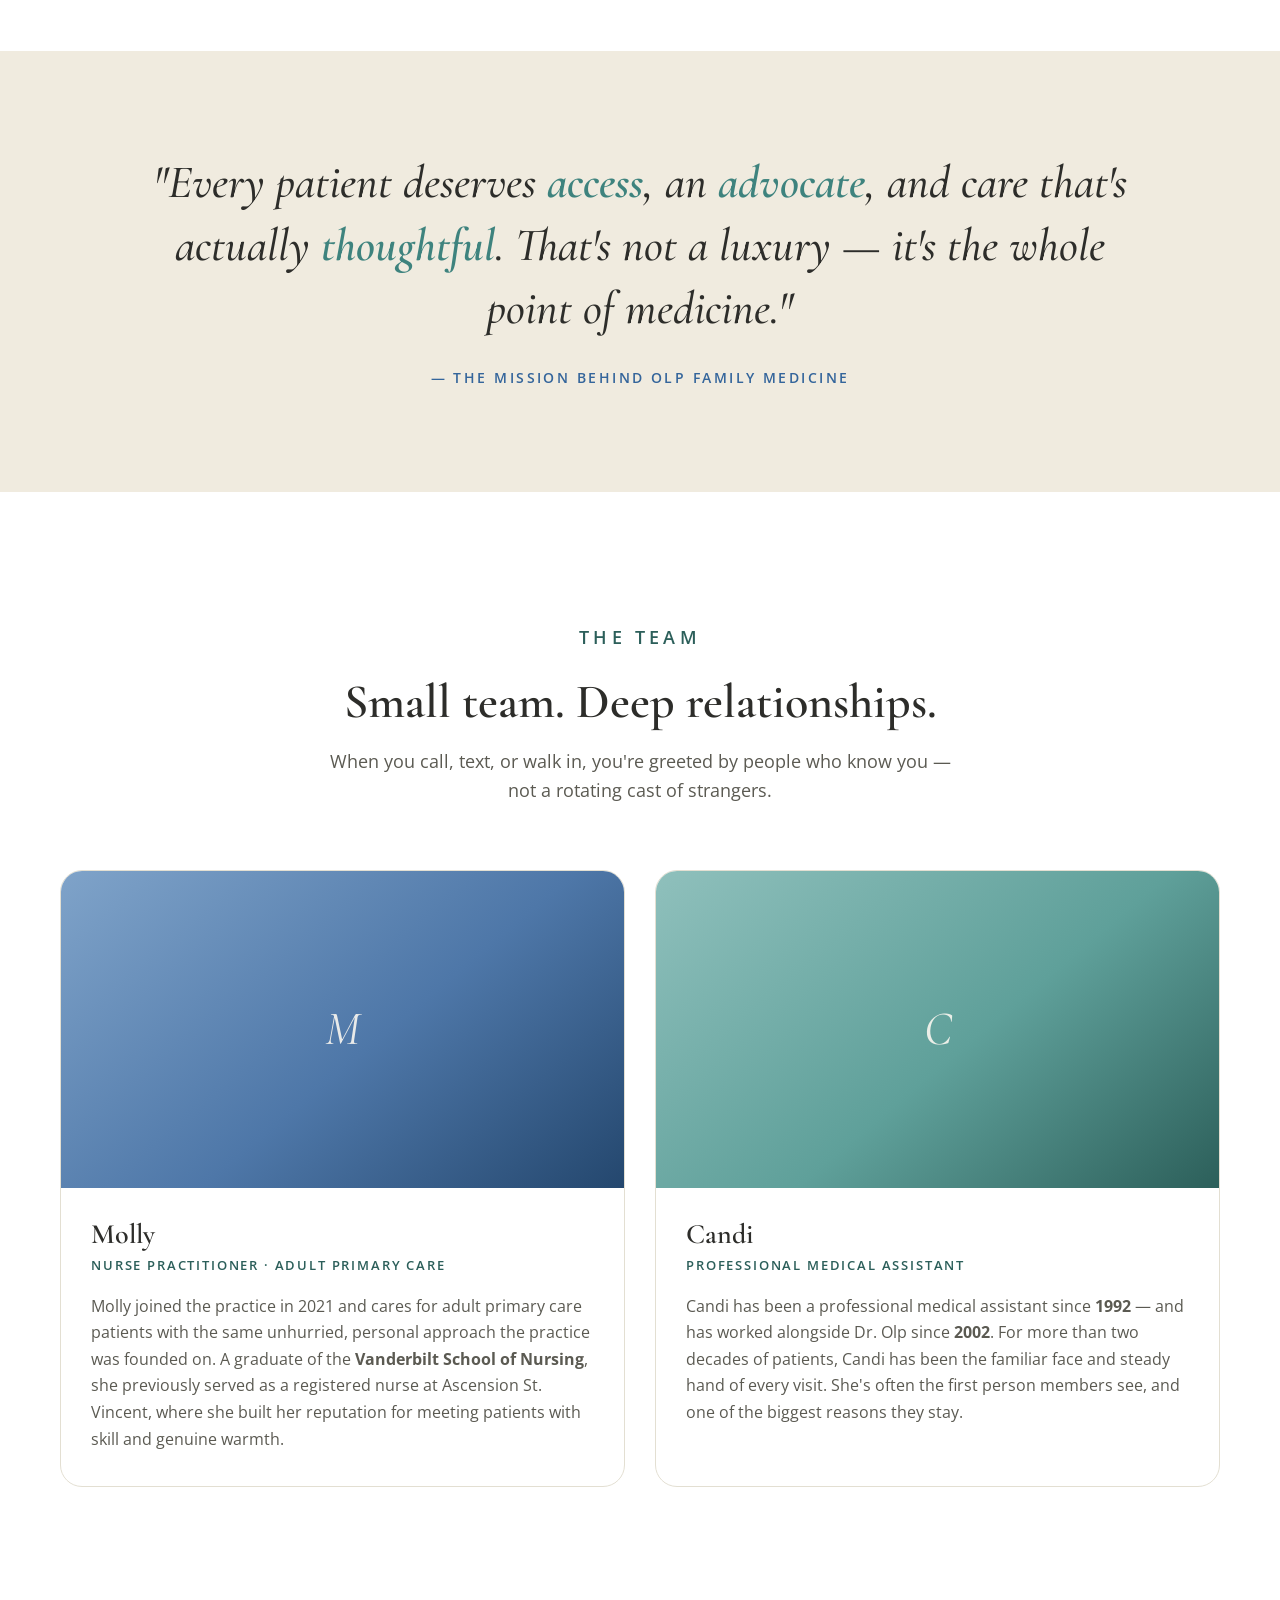
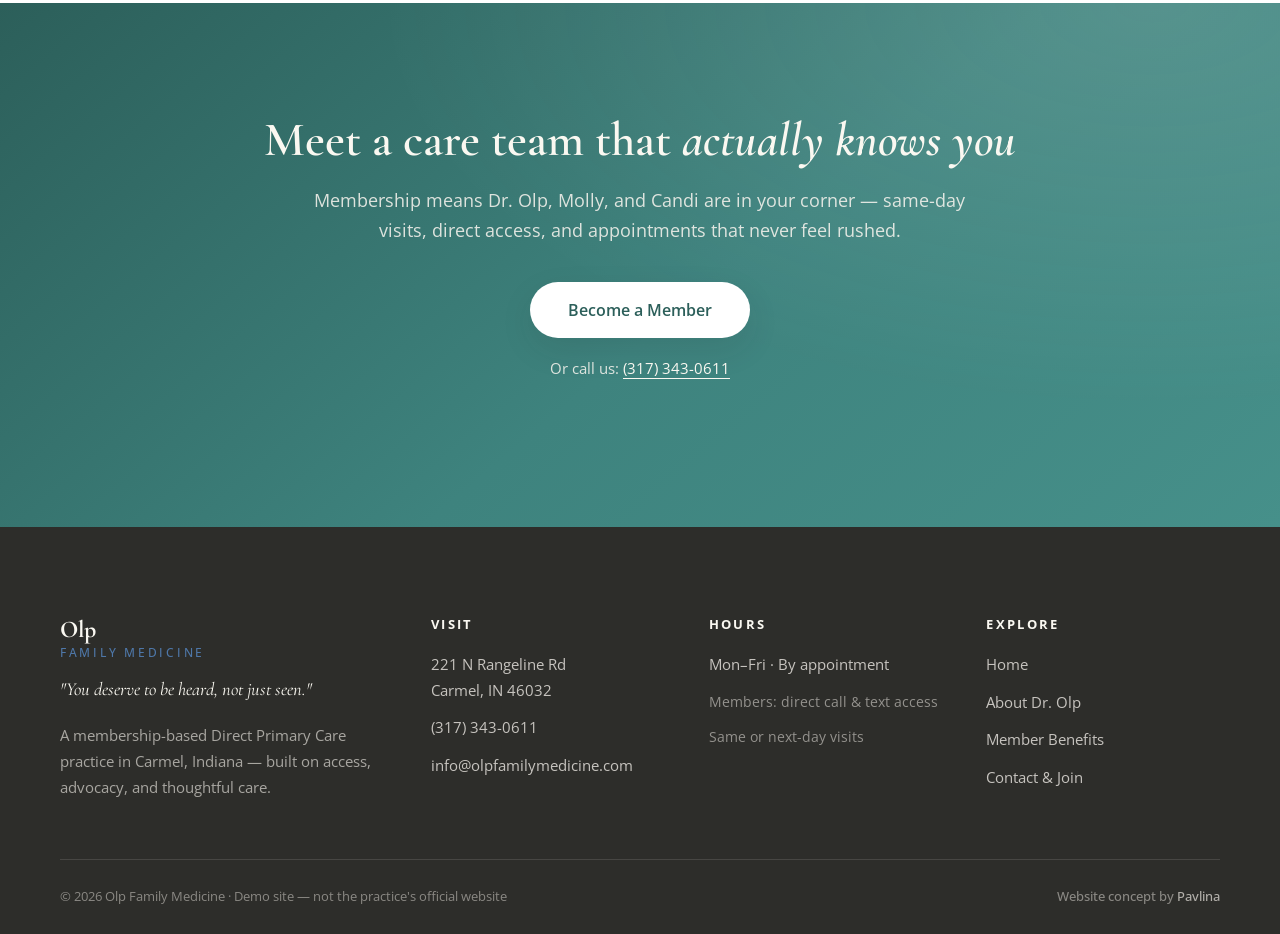
<file: about.html>
<!DOCTYPE html>
<html lang="en">
<head>
  <meta charset="UTF-8" />
  <meta name="viewport" content="width=device-width, initial-scale=1.0" />
  <title>About Dr. Ashlie Olp, MD | Olp Family Medicine — Carmel, IN</title>
  <meta name="description" content="Meet Dr. Ashlie Olp, MD — board-certified family physician, Carmel native, and marathon champion who founded Olp Family Medicine in 2017 after her own frustrating experience as a patient. Meet the team: Molly, NP and Candi, MA." />
  <link rel="preconnect" href="https://fonts.googleapis.com" />
  <link rel="preconnect" href="https://fonts.gstatic.com" crossorigin />
  <link href="https://fonts.googleapis.com/css2?family=Cormorant+Garamond:ital,wght@0,400;0,500;0,600;0,700;1,400;1,500;1,600&family=Open+Sans:wght@400;500;600;700&display=swap" rel="stylesheet" />
  <link rel="stylesheet" href="css/styles.css" />
  <script type="application/ld+json">
  {
    "@context": "https://schema.org",
    "@type": "Physician",
    "name": "Dr. Ashlie Olp, MD",
    "description": "Board-certified family physician and founder of Olp Family Medicine, a Direct Primary Care practice in Carmel, Indiana.",
    "medicalSpecialty": ["PrimaryCare"],
    "alumniOf": "Indiana University School of Medicine",
    "worksFor": {
      "@type": "MedicalBusiness",
      "name": "Olp Family Medicine",
      "telephone": "+1-317-343-0611",
      "address": {
        "@type": "PostalAddress",
        "streetAddress": "221 N Rangeline Rd",
        "addressLocality": "Carmel",
        "addressRegion": "IN",
        "postalCode": "46032",
        "addressCountry": "US"
      }
    }
  }
  </script>
</head>
<body>
  <a class="skip-link" href="#main">Skip to content</a>

  <header class="site-header">
    <div class="header-inner container">
      <a class="brand" href="index.html">
        <span class="brand-mark" aria-hidden="true">O</span>
        <span class="brand-text">Olp <em>Family Medicine</em></span>
      </a>
      <nav class="site-nav" id="siteNav" aria-label="Primary navigation">
        <a href="index.html">Home</a>
        <a href="about.html" aria-current="page">About</a>
        <a href="benefits.html">Member Benefits</a>
        <a href="contact.html">Contact</a>
        <a class="nav-phone" href="tel:+13173430611">(317) 343-0611</a>
        <a class="nav-cta-mobile" href="contact.html#join">Become a Member</a>
      </nav>
      <a class="btn btn-primary header-cta" href="contact.html#join">Become a Member</a>
      <a class="header-phone" href="tel:+13173430611" aria-label="Call Olp Family Medicine at (317) 343-0611">
        <svg viewBox="0 0 24 24" fill="none" stroke="currentColor" stroke-width="2" stroke-linecap="round" stroke-linejoin="round" aria-hidden="true"><path d="M22 16.92v3a2 2 0 0 1-2.18 2 19.79 19.79 0 0 1-8.63-3.07 19.5 19.5 0 0 1-6-6 19.79 19.79 0 0 1-3.07-8.67A2 2 0 0 1 4.11 2h3a2 2 0 0 1 2 1.72 12.84 12.84 0 0 0 .7 2.81 2 2 0 0 1-.45 2.11L8.09 9.91a16 16 0 0 0 6 6l1.27-1.27a2 2 0 0 1 2.11-.45 12.84 12.84 0 0 0 2.81.7A2 2 0 0 1 22 16.92z"/></svg>
      </a>
      <button class="nav-toggle" type="button" aria-expanded="false" aria-controls="siteNav" aria-label="Open menu">
        <span></span><span></span><span></span>
      </button>
    </div>
  </header>

  <main id="main">

    <section class="page-hero">
      <div class="container">
        <p class="eyebrow">Our story</p>
        <h1>A patient first. A physician always.</h1>
        <p>Olp Family Medicine exists because Dr. Ashlie Olp knows exactly what it feels like to sit on the other side of the exam table — and not be heard.</p>
      </div>
    </section>

    <section class="section bg-white">
      <div class="container story-grid">
        <figure class="portrait-card reveal">
          <span class="portrait-initials" aria-hidden="true">AO</span>
          <figcaption>
            <strong>Dr. Ashlie Olp, MD</strong>
            Founder · Board-certified family physician
            <span>Photo placeholder — demo site</span>
          </figcaption>
        </figure>

        <div class="story-copy">
          <div class="reveal drop">
            <p class="eyebrow">Meet Dr. Olp</p>
            <h2>She founded this practice because of how it felt to be a patient</h2>
            <p>Before she was the doctor Carmel families text on a Saturday morning, Dr. Ashlie Olp was a patient — sitting in a waiting room, watching the clock, and leaving an appointment feeling more like a billing code than a person. That frustrating experience never left her. In 2017, it became the reason she opened her own practice.</p>
            <p>A Carmel native, Dr. Olp earned her medical degree at the <strong>Indiana University School of Medicine</strong> and completed her residency at <strong>Franciscan Health Indianapolis</strong>. She is a board-certified family physician with special focus in family medicine, women's health, fitness and sports medicine, and diabetes care.</p>
            <p>She built Olp Family Medicine on a simple promise: her patients would get the access, advocacy, and thoughtful care she once wished she'd had. That's why the practice is membership-based, why her patient panel stays intentionally small, and why appointments run 30–60 minutes instead of seven.</p>
          </div>

          <div class="marathon-chip reveal">
            <span class="icon" aria-hidden="true"><svg viewBox="0 0 24 24" fill="none" stroke="currentColor" stroke-width="1.8" stroke-linecap="round" stroke-linejoin="round"><circle cx="12" cy="8" r="6"/><path d="M15.477 12.89 17 22l-5-3-5 3 1.523-9.11"/></svg></span>
            <div>
              <strong>First female winner of the Carmel Marathon</strong>
              <span>10+ marathons and counting — she practices the endurance she preaches.</span>
            </div>
          </div>

          <div class="reveal">
            <p>That drive shows up everywhere: in how she coaches members through weight loss and training goals, in how she digs into hormone health when other doctors shrug, and in how she answers her patients' texts herself.</p>
            <a class="btn btn-primary" href="contact.html#join" style="margin-top: 10px;">Become a Member</a>
          </div>
        </div>
      </div>
    </section>

    <section class="pull-quote bg-cream-deep">
      <div class="container reveal">
        <blockquote>"Every patient deserves <strong>access</strong>, an <strong>advocate</strong>, and care that's actually <strong>thoughtful</strong>. That's not a luxury — it's the whole point of medicine."</blockquote>
        <cite>— The mission behind Olp Family Medicine</cite>
      </div>
    </section>

    <section class="section bg-white">
      <div class="container">
        <div class="section-head center reveal">
          <p class="eyebrow">The team</p>
          <h2>Small team. Deep relationships.</h2>
          <p>When you call, text, or walk in, you're greeted by people who know you — not a rotating cast of strangers.</p>
        </div>
        <div class="team-grid">
          <article class="team-card reveal">
            <div class="team-visual v-sage" aria-hidden="true">M</div>
            <div class="team-body">
              <h3>Molly</h3>
              <p class="role">Nurse Practitioner · Adult Primary Care</p>
              <p>Molly joined the practice in 2021 and cares for adult primary care patients with the same unhurried, personal approach the practice was founded on. A graduate of the <strong>Vanderbilt School of Nursing</strong>, she previously served as a registered nurse at Ascension St. Vincent, where she built her reputation for meeting patients with skill and genuine warmth.</p>
            </div>
          </article>
          <article class="team-card reveal" style="--d:.1s">
            <div class="team-visual v-clay" aria-hidden="true">C</div>
            <div class="team-body">
              <h3>Candi</h3>
              <p class="role">Professional Medical Assistant</p>
              <p>Candi has been a professional medical assistant since <strong>1992</strong> — and has worked alongside Dr. Olp since <strong>2002</strong>. For more than two decades of patients, Candi has been the familiar face and steady hand of every visit. She's often the first person members see, and one of the biggest reasons they stay.</p>
            </div>
          </article>
        </div>
      </div>
    </section>

    <section class="cta-band">
      <div class="container reveal">
        <h2>Meet a care team that <em>actually knows you</em></h2>
        <p>Membership means Dr. Olp, Molly, and Candi are in your corner — same-day visits, direct access, and appointments that never feel rushed.</p>
        <a class="btn btn-light" href="contact.html#join">Become a Member</a>
        <p class="sub-action">Or call us: <a href="tel:+13173430611">(317) 343-0611</a></p>
      </div>
    </section>
  </main>

  <footer class="site-footer">
    <div class="container">
      <div class="footer-grid">
        <div class="footer-brand">
          <span class="brand-text">Olp <em>Family Medicine</em></span>
          <p class="footer-tagline">"You deserve to be heard, not just seen."</p>
          <p>A membership-based Direct Primary Care practice in Carmel, Indiana — built on access, advocacy, and thoughtful care.</p>
        </div>
        <div>
          <h4>Visit</h4>
          <ul class="footer-list">
            <li>221 N Rangeline Rd<br />Carmel, IN 46032</li>
            <li><a href="tel:+13173430611">(317) 343-0611</a></li>
            <li><a href="mailto:info@olpfamilymedicine.com">info@olpfamilymedicine.com</a></li>
          </ul>
        </div>
        <div>
          <h4>Hours</h4>
          <ul class="footer-list">
            <li>Mon–Fri · By appointment</li>
            <li class="muted">Members: direct call &amp; text access</li>
            <li class="muted">Same or next-day visits</li>
          </ul>
        </div>
        <div>
          <h4>Explore</h4>
          <ul class="footer-list">
            <li><a href="index.html">Home</a></li>
            <li><a href="about.html">About Dr. Olp</a></li>
            <li><a href="benefits.html">Member Benefits</a></li>
            <li><a href="contact.html">Contact &amp; Join</a></li>
          </ul>
        </div>
      </div>
      <div class="footer-bottom">
        <span>© <span class="js-year">2026</span> Olp Family Medicine · Demo site — not the practice's official website</span>
        <span class="pavlina-credit">Website concept by <a href="#">Pavlina</a></span>
      </div>
    </div>
  </footer>

  <script src="js/main.js" defer></script>
  <script src="js/aria.js" defer></script>
</body>
</html>
</file>
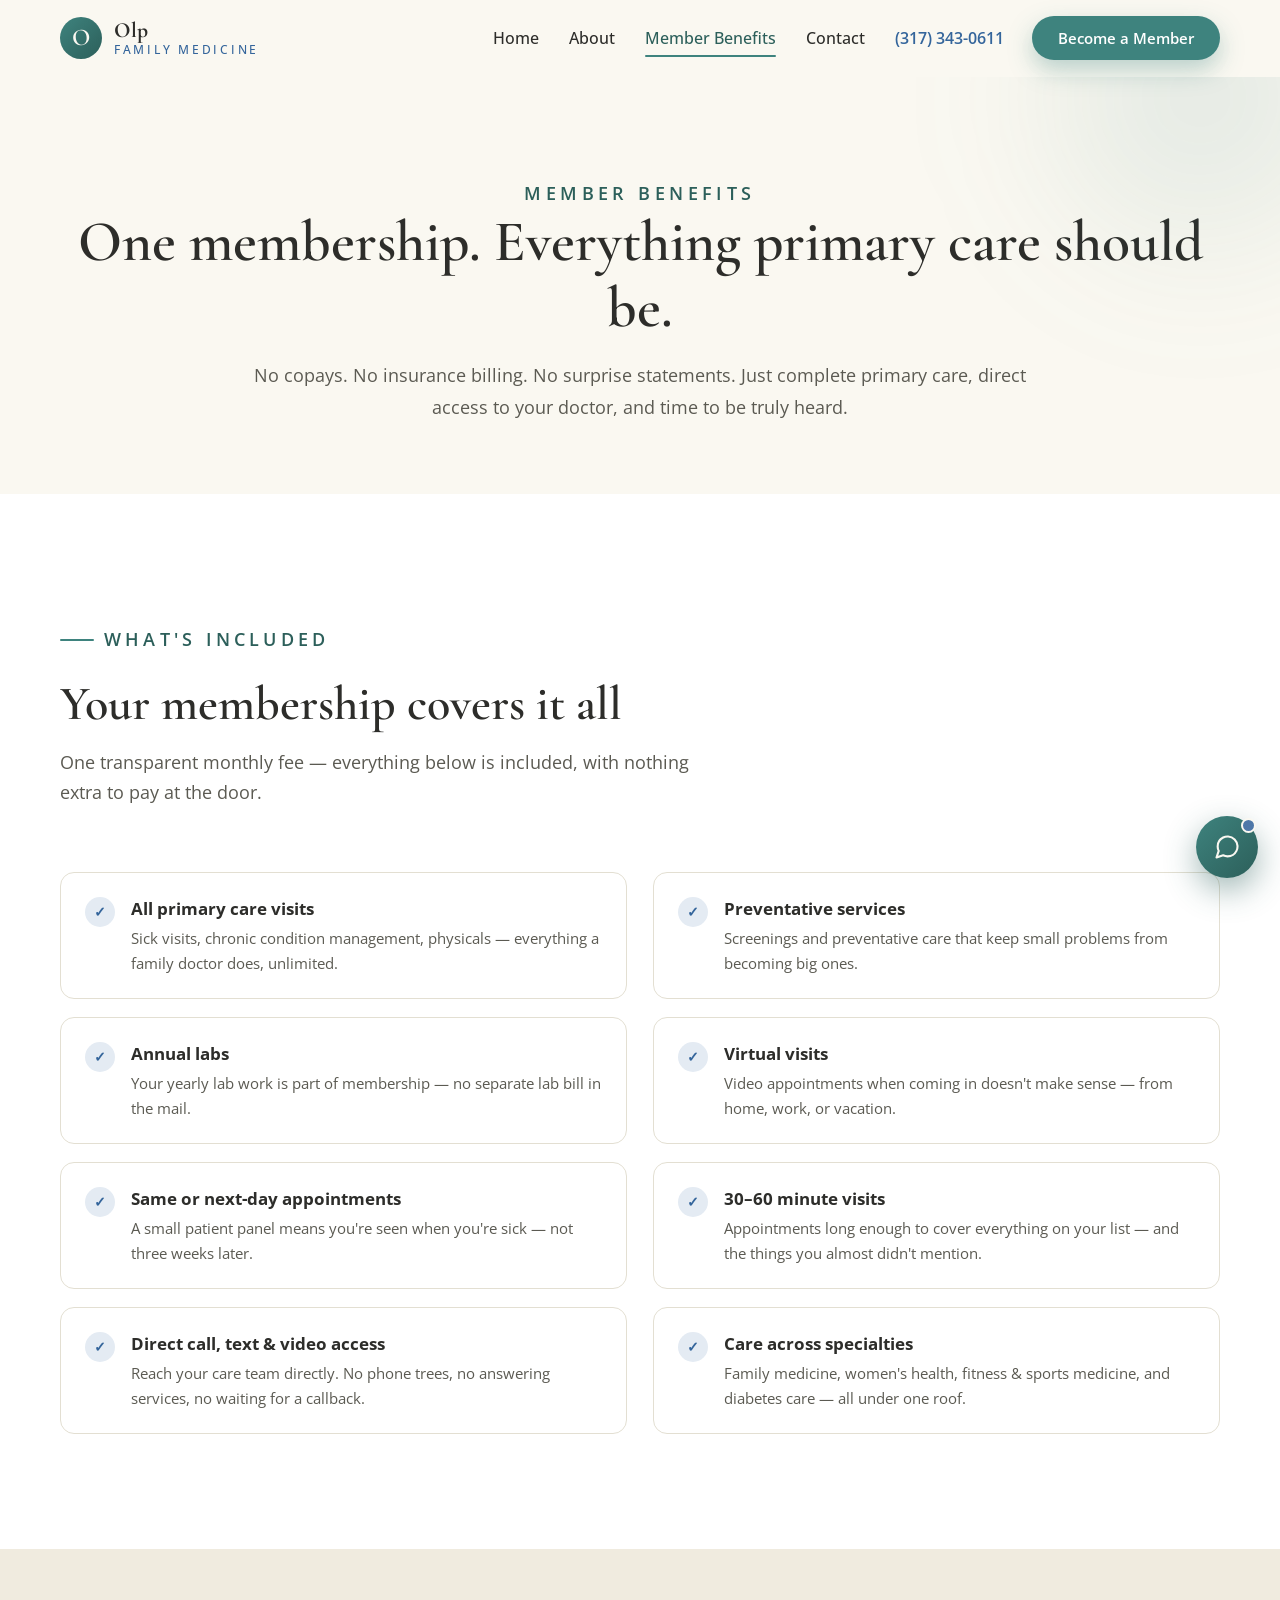
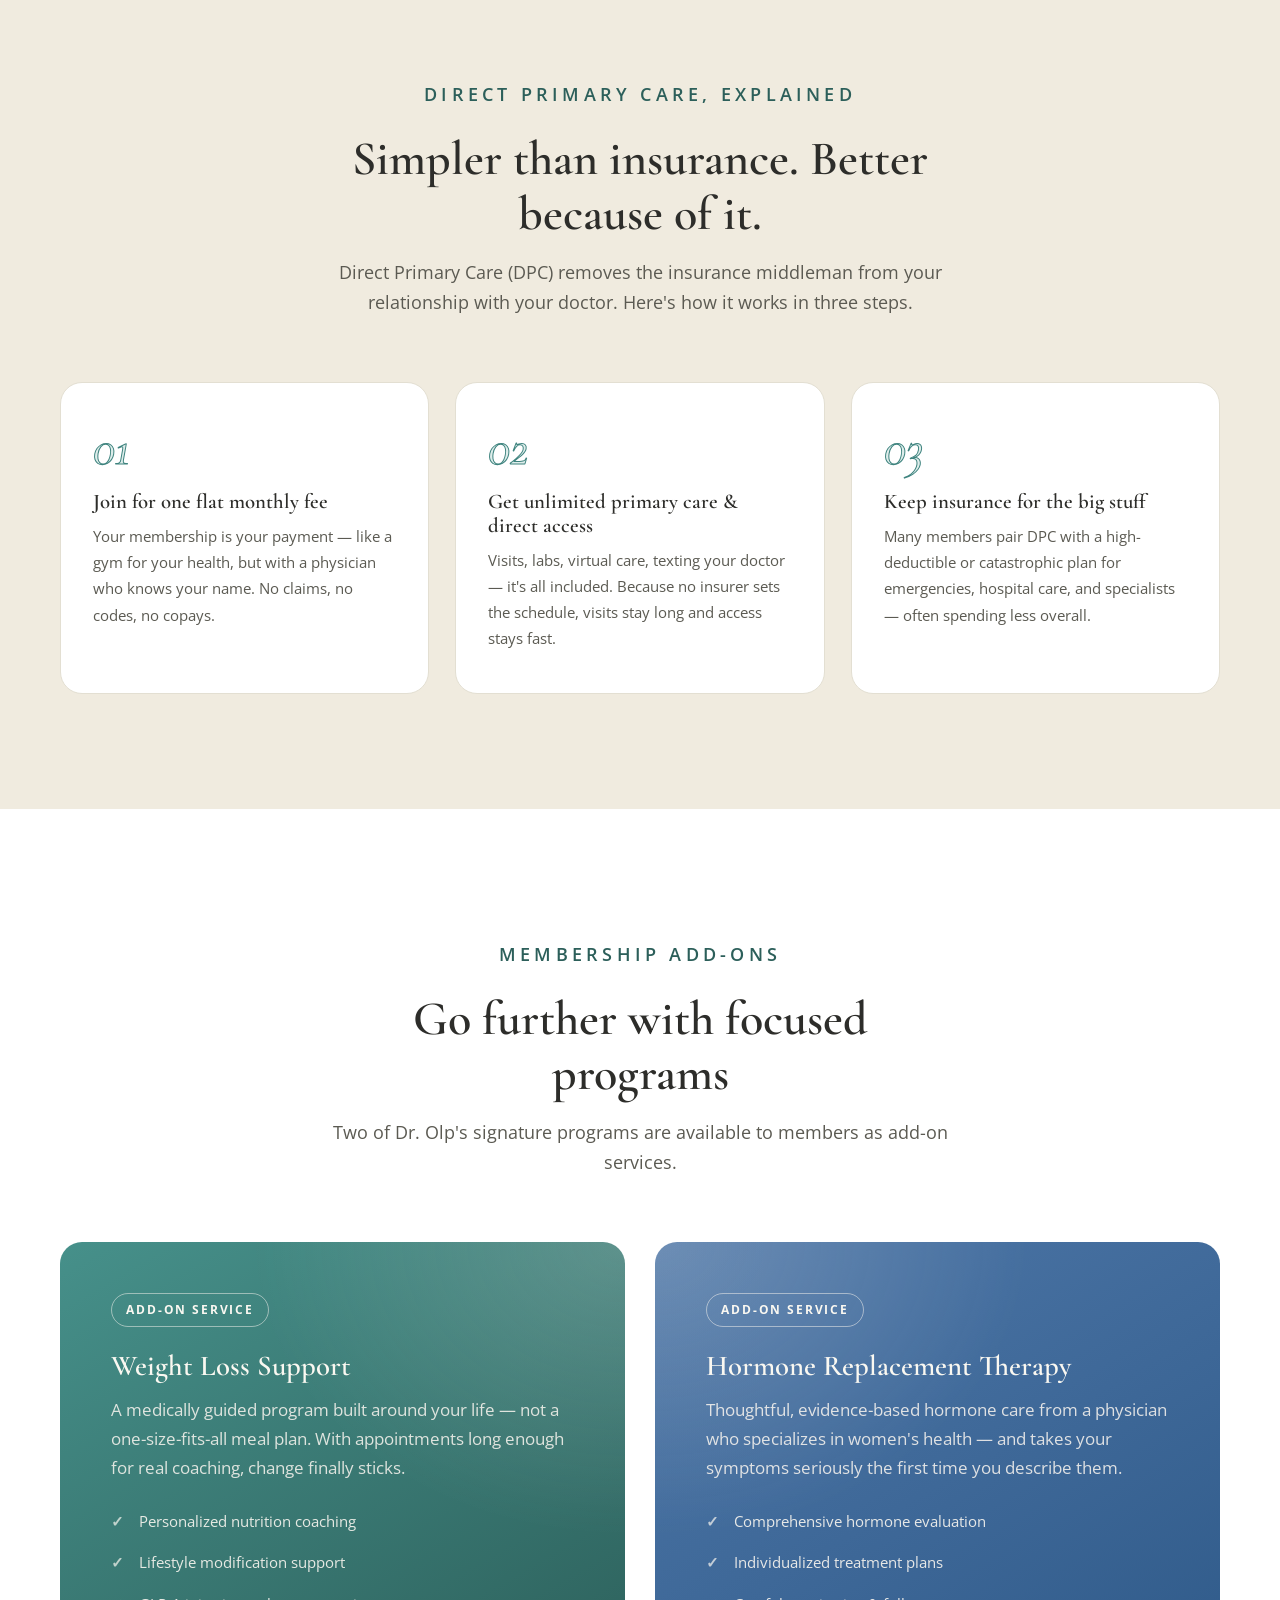
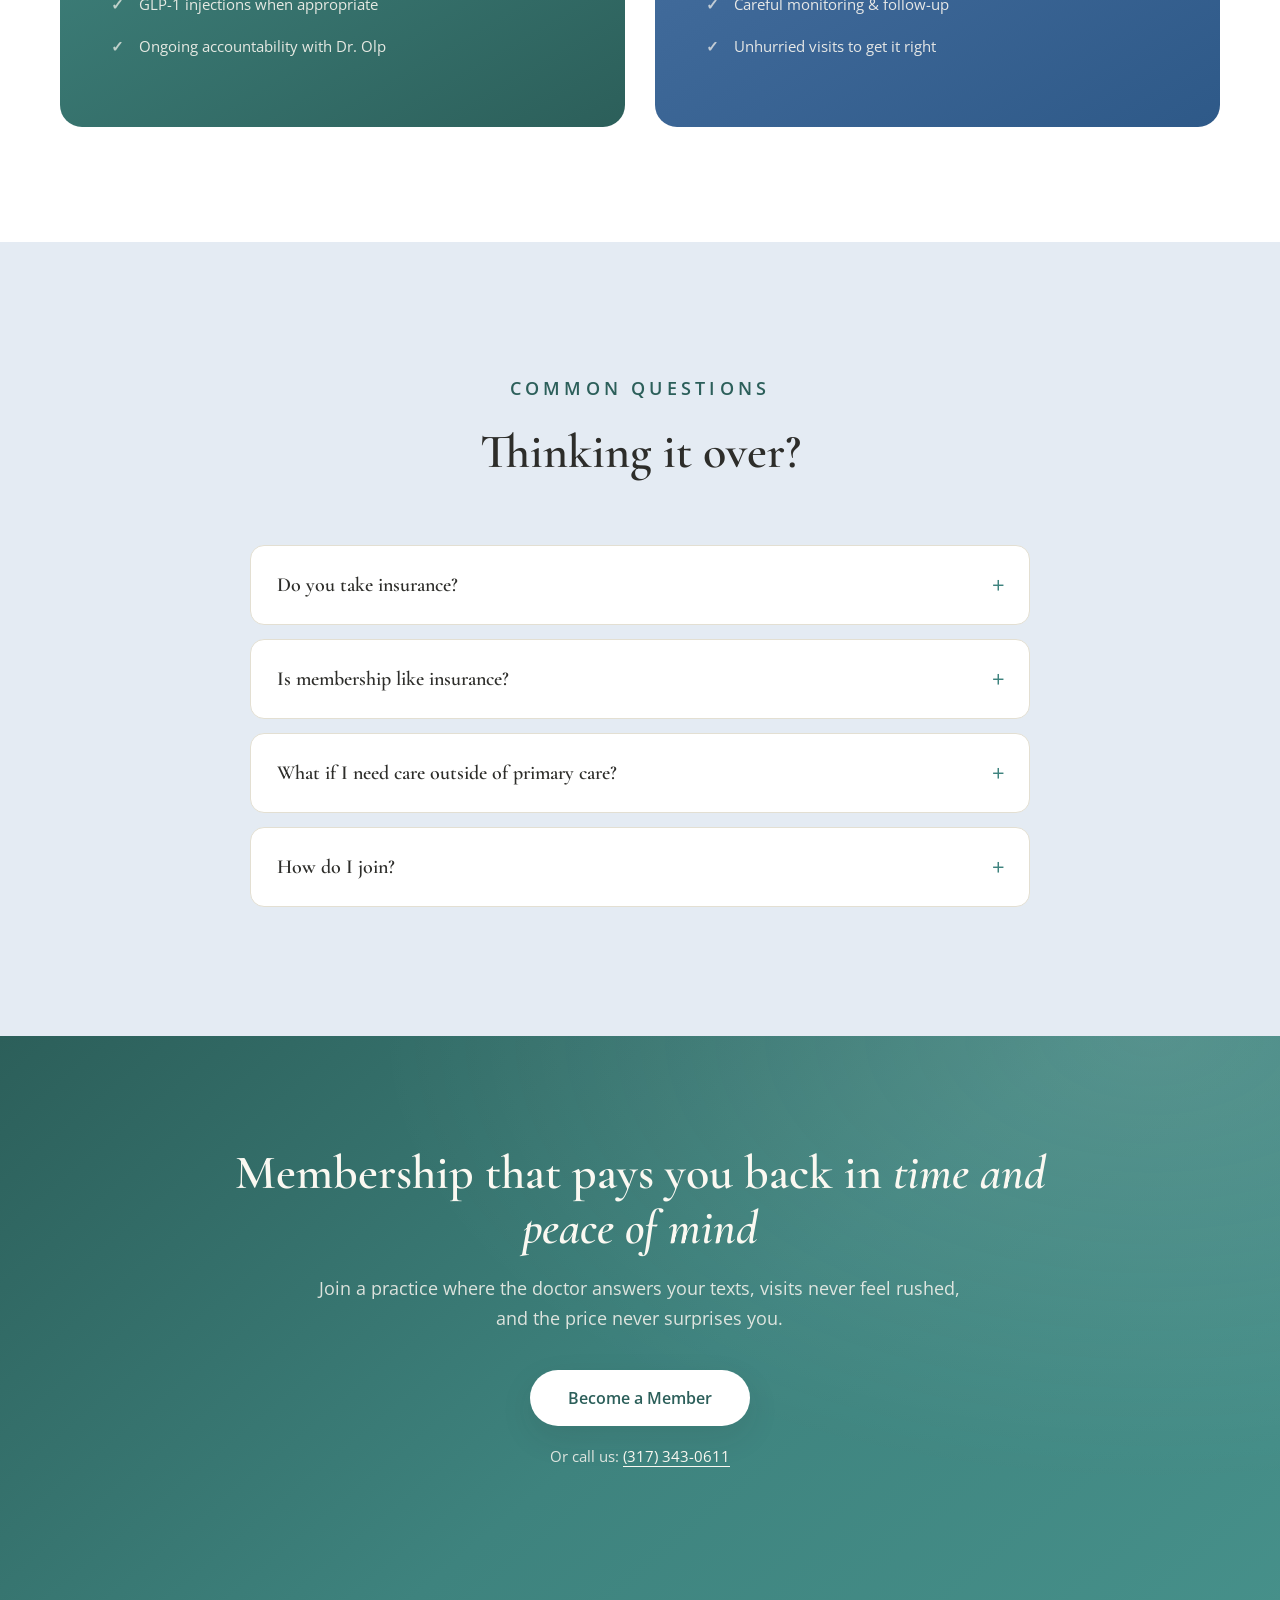
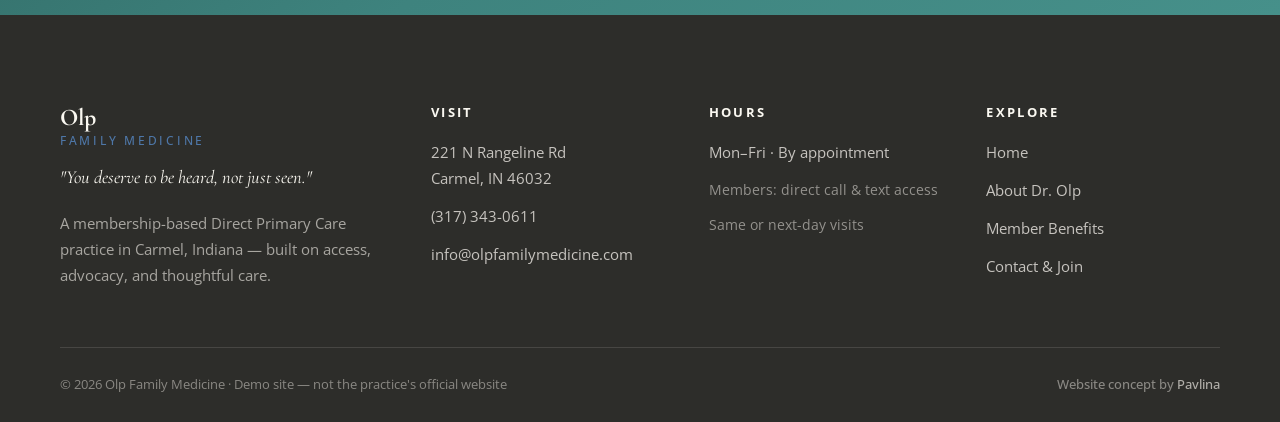
<file: benefits.html>
<!DOCTYPE html>
<html lang="en">
<head>
  <meta charset="UTF-8" />
  <meta name="viewport" content="width=device-width, initial-scale=1.0" />
  <title>Member Benefits | Olp Family Medicine — Direct Primary Care, Carmel IN</title>
  <meta name="description" content="What your Olp Family Medicine membership includes: same-day visits, 30–60 minute appointments, direct access to your doctor, annual labs, and virtual visits — plus weight loss support and hormone therapy add-ons. Direct Primary Care in Carmel, IN." />
  <link rel="preconnect" href="https://fonts.googleapis.com" />
  <link rel="preconnect" href="https://fonts.gstatic.com" crossorigin />
  <link href="https://fonts.googleapis.com/css2?family=Cormorant+Garamond:ital,wght@0,400;0,500;0,600;0,700;1,400;1,500;1,600&family=Open+Sans:wght@400;500;600;700&display=swap" rel="stylesheet" />
  <link rel="stylesheet" href="css/styles.css" />
  <script type="application/ld+json">
  {
    "@context": "https://schema.org",
    "@type": "MedicalBusiness",
    "name": "Olp Family Medicine",
    "url": "https://olpfamilymedicine.com",
    "telephone": "+1-317-343-0611",
    "email": "info@olpfamilymedicine.com",
    "address": {
      "@type": "PostalAddress",
      "streetAddress": "221 N Rangeline Rd",
      "addressLocality": "Carmel",
      "addressRegion": "IN",
      "postalCode": "46032",
      "addressCountry": "US"
    },
    "medicalSpecialty": ["PrimaryCare"]
  }
  </script>
</head>
<body>
  <a class="skip-link" href="#main">Skip to content</a>

  <header class="site-header">
    <div class="header-inner container">
      <a class="brand" href="index.html">
        <span class="brand-mark" aria-hidden="true">O</span>
        <span class="brand-text">Olp <em>Family Medicine</em></span>
      </a>
      <nav class="site-nav" id="siteNav" aria-label="Primary navigation">
        <a href="index.html">Home</a>
        <a href="about.html">About</a>
        <a href="benefits.html" aria-current="page">Member Benefits</a>
        <a href="contact.html">Contact</a>
        <a class="nav-phone" href="tel:+13173430611">(317) 343-0611</a>
        <a class="nav-cta-mobile" href="contact.html#join">Become a Member</a>
      </nav>
      <a class="btn btn-primary header-cta" href="contact.html#join">Become a Member</a>
      <a class="header-phone" href="tel:+13173430611" aria-label="Call Olp Family Medicine at (317) 343-0611">
        <svg viewBox="0 0 24 24" fill="none" stroke="currentColor" stroke-width="2" stroke-linecap="round" stroke-linejoin="round" aria-hidden="true"><path d="M22 16.92v3a2 2 0 0 1-2.18 2 19.79 19.79 0 0 1-8.63-3.07 19.5 19.5 0 0 1-6-6 19.79 19.79 0 0 1-3.07-8.67A2 2 0 0 1 4.11 2h3a2 2 0 0 1 2 1.72 12.84 12.84 0 0 0 .7 2.81 2 2 0 0 1-.45 2.11L8.09 9.91a16 16 0 0 0 6 6l1.27-1.27a2 2 0 0 1 2.11-.45 12.84 12.84 0 0 0 2.81.7A2 2 0 0 1 22 16.92z"/></svg>
      </a>
      <button class="nav-toggle" type="button" aria-expanded="false" aria-controls="siteNav" aria-label="Open menu">
        <span></span><span></span><span></span>
      </button>
    </div>
  </header>

  <main id="main">

    <section class="page-hero">
      <div class="container">
        <p class="eyebrow">Member benefits</p>
        <h1>One membership. Everything primary care should be.</h1>
        <p>No copays. No insurance billing. No surprise statements. Just complete primary care, direct access to your doctor, and time to be truly heard.</p>
      </div>
    </section>

    <!-- ================= WHAT'S INCLUDED ================= -->
    <section class="section bg-white">
      <div class="container">
        <div class="section-head reveal">
          <p class="eyebrow">What's included</p>
          <h2>Your membership covers it all</h2>
          <p>One transparent monthly fee — everything below is included, with nothing extra to pay at the door.</p>
        </div>
        <div class="includes-grid">
          <div class="include-item reveal">
            <span class="check" aria-hidden="true">✓</span>
            <div>
              <strong>All primary care visits</strong>
              <p>Sick visits, chronic condition management, physicals — everything a family doctor does, unlimited.</p>
            </div>
          </div>
          <div class="include-item reveal" style="--d:.05s">
            <span class="check" aria-hidden="true">✓</span>
            <div>
              <strong>Preventative services</strong>
              <p>Screenings and preventative care that keep small problems from becoming big ones.</p>
            </div>
          </div>
          <div class="include-item reveal" style="--d:.1s">
            <span class="check" aria-hidden="true">✓</span>
            <div>
              <strong>Annual labs</strong>
              <p>Your yearly lab work is part of membership — no separate lab bill in the mail.</p>
            </div>
          </div>
          <div class="include-item reveal" style="--d:.15s">
            <span class="check" aria-hidden="true">✓</span>
            <div>
              <strong>Virtual visits</strong>
              <p>Video appointments when coming in doesn't make sense — from home, work, or vacation.</p>
            </div>
          </div>
          <div class="include-item reveal">
            <span class="check" aria-hidden="true">✓</span>
            <div>
              <strong>Same or next-day appointments</strong>
              <p>A small patient panel means you're seen when you're sick — not three weeks later.</p>
            </div>
          </div>
          <div class="include-item reveal" style="--d:.05s">
            <span class="check" aria-hidden="true">✓</span>
            <div>
              <strong>30–60 minute visits</strong>
              <p>Appointments long enough to cover everything on your list — and the things you almost didn't mention.</p>
            </div>
          </div>
          <div class="include-item reveal" style="--d:.1s">
            <span class="check" aria-hidden="true">✓</span>
            <div>
              <strong>Direct call, text &amp; video access</strong>
              <p>Reach your care team directly. No phone trees, no answering services, no waiting for a callback.</p>
            </div>
          </div>
          <div class="include-item reveal" style="--d:.15s">
            <span class="check" aria-hidden="true">✓</span>
            <div>
              <strong>Care across specialties</strong>
              <p>Family medicine, women's health, fitness &amp; sports medicine, and diabetes care — all under one roof.</p>
            </div>
          </div>
        </div>
      </div>
    </section>

    <!-- ================= DPC EXPLAINED ================= -->
    <section class="section bg-cream-deep" id="dpc">
      <div class="container">
        <div class="section-head center reveal">
          <p class="eyebrow">Direct Primary Care, explained</p>
          <h2>Simpler than insurance. Better because of it.</h2>
          <p>Direct Primary Care (DPC) removes the insurance middleman from your relationship with your doctor. Here's how it works in three steps.</p>
        </div>
        <div class="steps-grid">
          <div class="step-card reveal">
            <h3>Join for one flat monthly fee</h3>
            <p>Your membership is your payment — like a gym for your health, but with a physician who knows your name. No claims, no codes, no copays.</p>
          </div>
          <div class="step-card reveal" style="--d:.08s">
            <h3>Get unlimited primary care &amp; direct access</h3>
            <p>Visits, labs, virtual care, texting your doctor — it's all included. Because no insurer sets the schedule, visits stay long and access stays fast.</p>
          </div>
          <div class="step-card reveal" style="--d:.16s">
            <h3>Keep insurance for the big stuff</h3>
            <p>Many members pair DPC with a high-deductible or catastrophic plan for emergencies, hospital care, and specialists — often spending less overall.</p>
          </div>
        </div>
      </div>
    </section>

    <!-- ================= ADD-ONS ================= -->
    <section class="section bg-white" id="addons">
      <div class="container">
        <div class="section-head center reveal">
          <p class="eyebrow">Membership add-ons</p>
          <h2>Go further with focused programs</h2>
          <p>Two of Dr. Olp's signature programs are available to members as add-on services.</p>
        </div>
        <div class="addon-grid">
          <article class="addon-card clay reveal">
            <span class="pill">Add-on service</span>
            <h3>Weight Loss Support</h3>
            <p>A medically guided program built around your life — not a one-size-fits-all meal plan. With appointments long enough for real coaching, change finally sticks.</p>
            <ul>
              <li>Personalized nutrition coaching</li>
              <li>Lifestyle modification support</li>
              <li>GLP-1 injections when appropriate</li>
              <li>Ongoing accountability with Dr. Olp</li>
            </ul>
          </article>
          <article class="addon-card moss reveal" style="--d:.1s">
            <span class="pill">Add-on service</span>
            <h3>Hormone Replacement Therapy</h3>
            <p>Thoughtful, evidence-based hormone care from a physician who specializes in women's health — and takes your symptoms seriously the first time you describe them.</p>
            <ul>
              <li>Comprehensive hormone evaluation</li>
              <li>Individualized treatment plans</li>
              <li>Careful monitoring &amp; follow-up</li>
              <li>Unhurried visits to get it right</li>
            </ul>
          </article>
        </div>
      </div>
    </section>

    <!-- ================= FAQ ================= -->
    <section class="section bg-sage-soft">
      <div class="container">
        <div class="section-head center reveal">
          <p class="eyebrow">Common questions</p>
          <h2>Thinking it over?</h2>
        </div>
        <div class="faq-list reveal">
          <details>
            <summary>Do you take insurance?</summary>
            <p>No — and that's by design. Olp Family Medicine doesn't bill insurance for your care, which is what makes long visits, same-day access, and transparent pricing possible. Many members pair their membership with a high-deductible or catastrophic plan for emergencies, hospital care, and specialists.</p>
          </details>
          <details>
            <summary>Is membership like insurance?</summary>
            <p>No. Membership covers your primary care directly at the practice — it isn't an insurance product and doesn't cover hospitalization or specialists. Think of it as having a family doctor on retainer: unlimited primary care, one flat monthly fee.</p>
          </details>
          <details>
            <summary>What if I need care outside of primary care?</summary>
            <p>Dr. Olp coordinates your care and advocates for you — referring you to trusted specialists when needed and helping you navigate the system. That advocacy is a core part of the practice's mission.</p>
          </details>
          <details>
            <summary>How do I join?</summary>
            <p>Call or text <a href="tel:+13173430611">(317) 343-0611</a>, email <a href="mailto:info@olpfamilymedicine.com">info@olpfamilymedicine.com</a>, or use the form on our <a href="contact.html#join">contact page</a>. The patient panel is intentionally limited, so reach out to check availability.</p>
          </details>
        </div>
      </div>
    </section>

    <!-- ================= JOIN CTA ================= -->
    <section class="cta-band">
      <div class="container reveal">
        <h2>Membership that pays you back in <em>time and peace of mind</em></h2>
        <p>Join a practice where the doctor answers your texts, visits never feel rushed, and the price never surprises you.</p>
        <a class="btn btn-light" href="contact.html#join">Become a Member</a>
        <p class="sub-action">Or call us: <a href="tel:+13173430611">(317) 343-0611</a></p>
      </div>
    </section>
  </main>

  <footer class="site-footer">
    <div class="container">
      <div class="footer-grid">
        <div class="footer-brand">
          <span class="brand-text">Olp <em>Family Medicine</em></span>
          <p class="footer-tagline">"You deserve to be heard, not just seen."</p>
          <p>A membership-based Direct Primary Care practice in Carmel, Indiana — built on access, advocacy, and thoughtful care.</p>
        </div>
        <div>
          <h4>Visit</h4>
          <ul class="footer-list">
            <li>221 N Rangeline Rd<br />Carmel, IN 46032</li>
            <li><a href="tel:+13173430611">(317) 343-0611</a></li>
            <li><a href="mailto:info@olpfamilymedicine.com">info@olpfamilymedicine.com</a></li>
          </ul>
        </div>
        <div>
          <h4>Hours</h4>
          <ul class="footer-list">
            <li>Mon–Fri · By appointment</li>
            <li class="muted">Members: direct call &amp; text access</li>
            <li class="muted">Same or next-day visits</li>
          </ul>
        </div>
        <div>
          <h4>Explore</h4>
          <ul class="footer-list">
            <li><a href="index.html">Home</a></li>
            <li><a href="about.html">About Dr. Olp</a></li>
            <li><a href="benefits.html">Member Benefits</a></li>
            <li><a href="contact.html">Contact &amp; Join</a></li>
          </ul>
        </div>
      </div>
      <div class="footer-bottom">
        <span>© <span class="js-year">2026</span> Olp Family Medicine · Demo site — not the practice's official website</span>
        <span class="pavlina-credit">Website concept by <a href="#">Pavlina</a></span>
      </div>
    </div>
  </footer>

  <script src="js/main.js" defer></script>
  <script src="js/aria.js" defer></script>
</body>
</html>
</file>
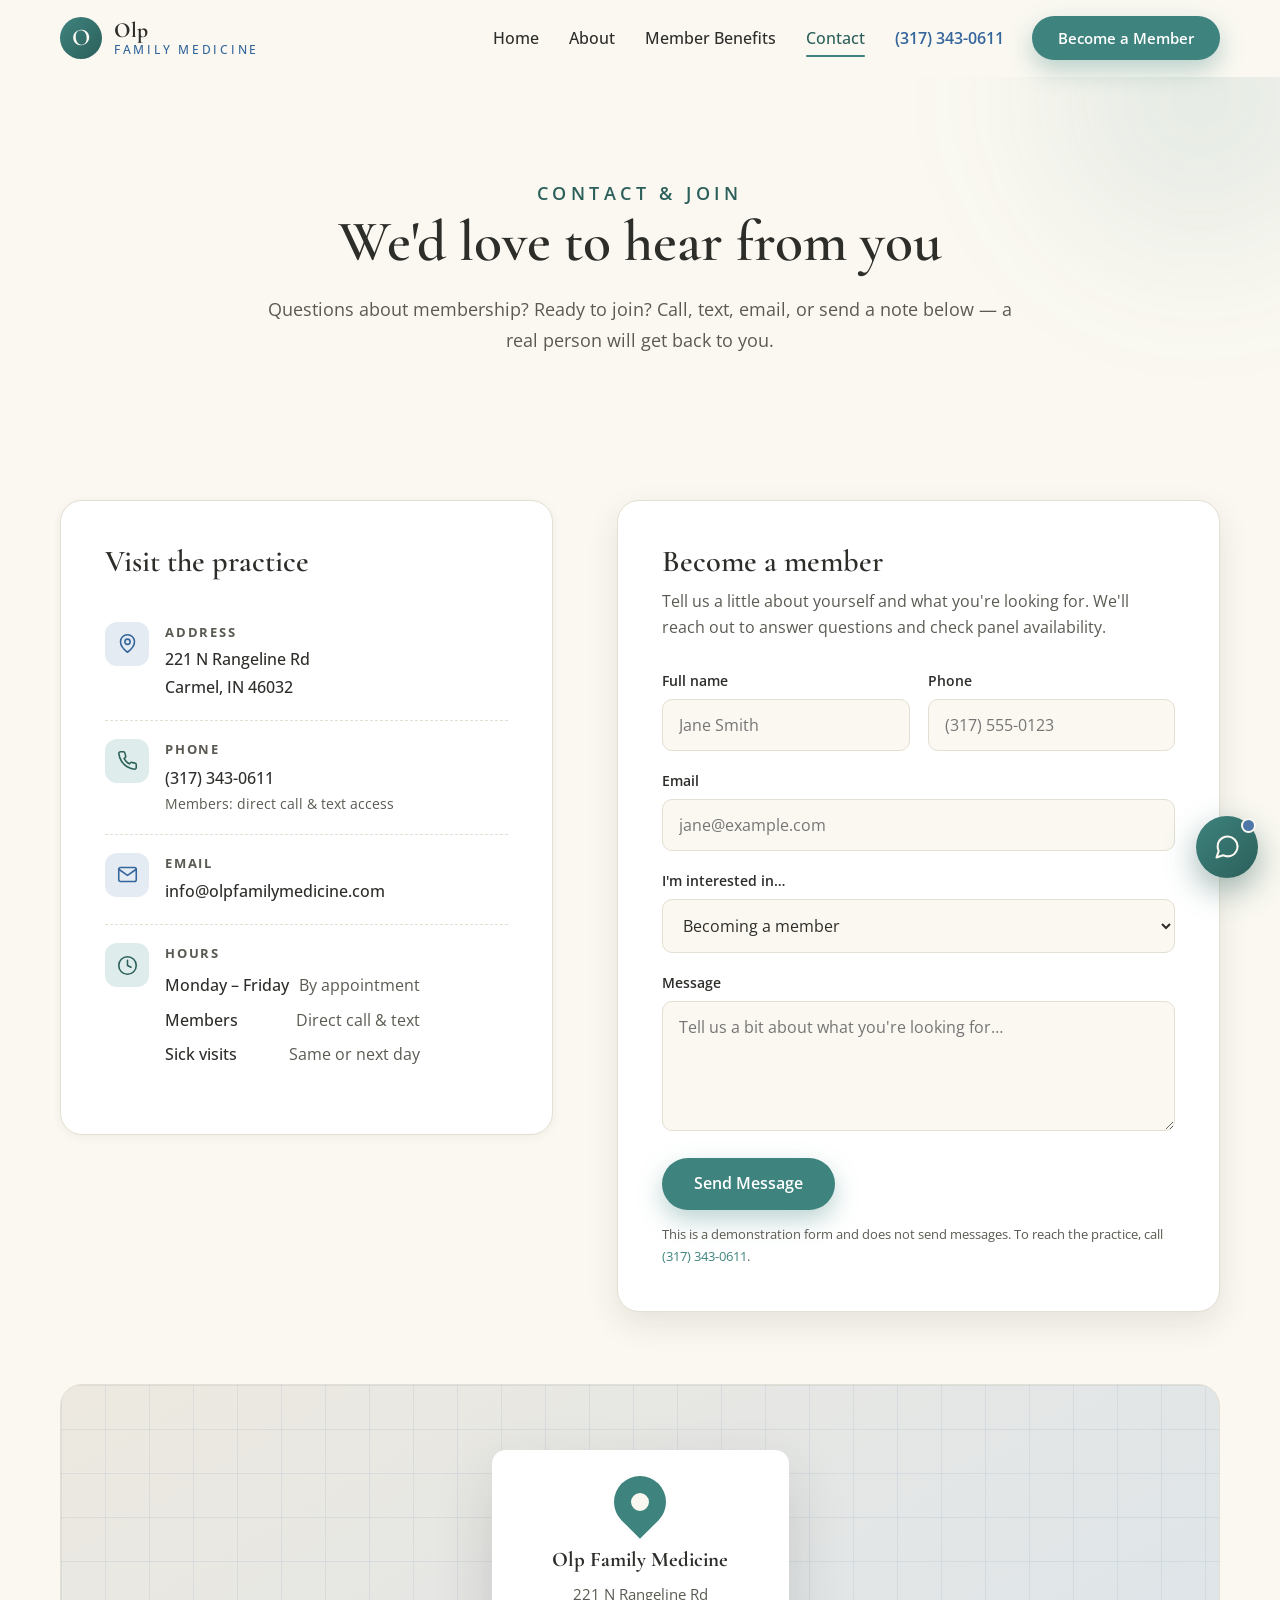
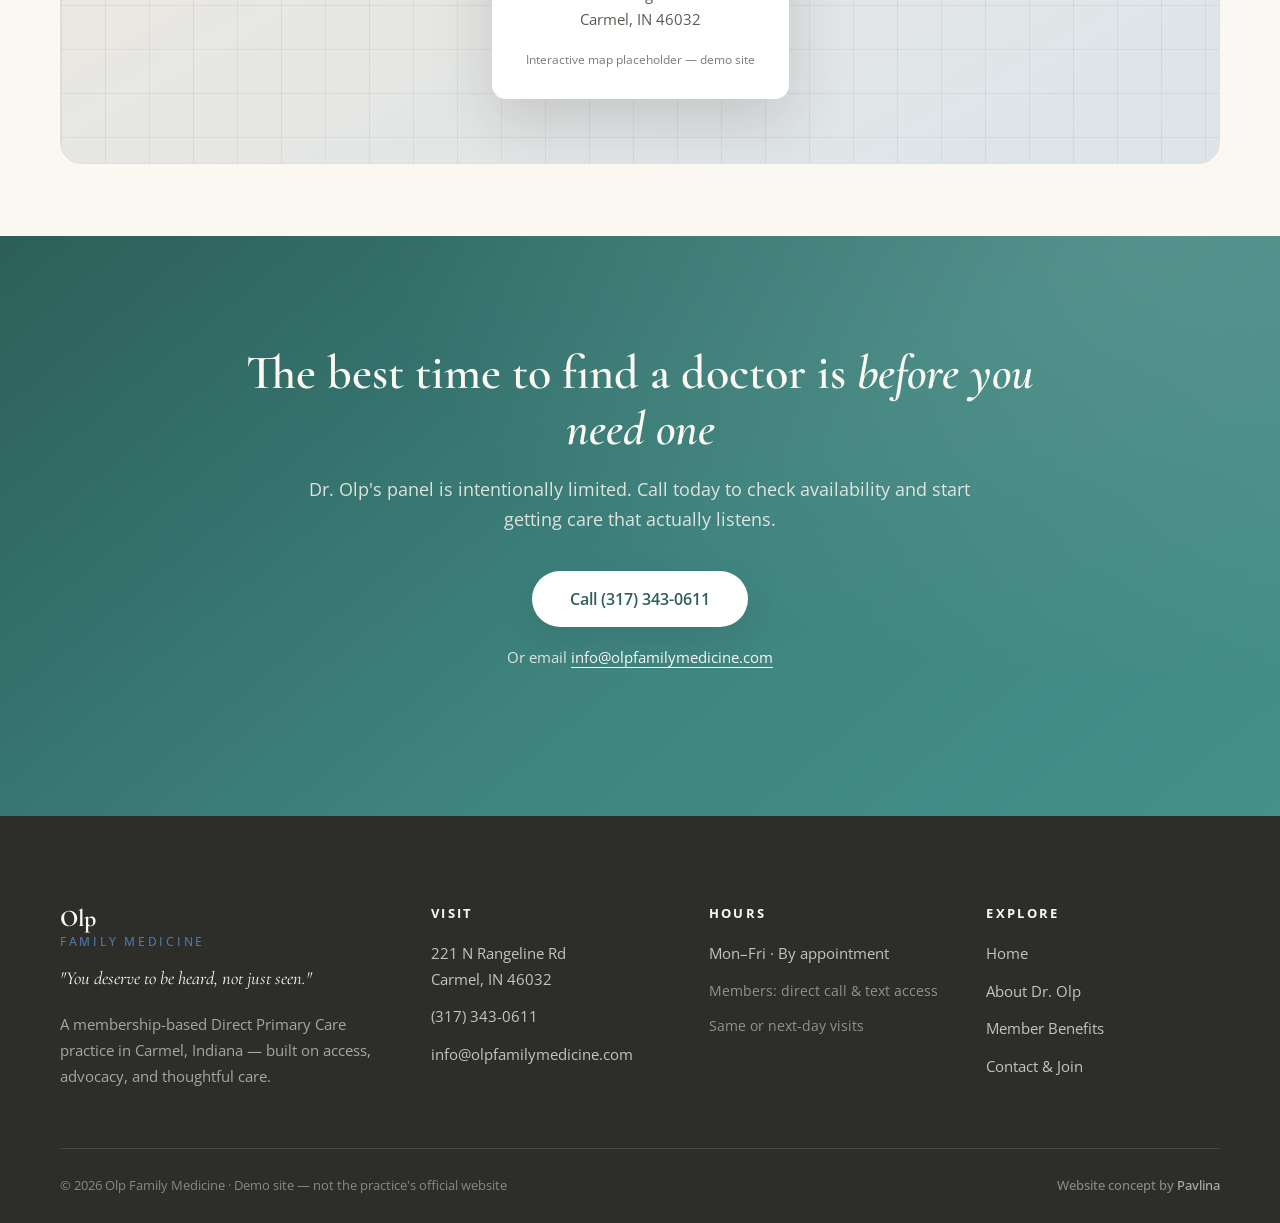
<file: contact.html>
<!DOCTYPE html>
<html lang="en">
<head>
  <meta charset="UTF-8" />
  <meta name="viewport" content="width=device-width, initial-scale=1.0" />
  <title>Contact &amp; Join | Olp Family Medicine — 221 N Rangeline Rd, Carmel, IN</title>
  <meta name="description" content="Contact Olp Family Medicine in Carmel, Indiana. Call (317) 343-0611, email info@olpfamilymedicine.com, or visit us at 221 N Rangeline Rd, Carmel, IN 46032. Become a Direct Primary Care member today." />
  <link rel="preconnect" href="https://fonts.googleapis.com" />
  <link rel="preconnect" href="https://fonts.gstatic.com" crossorigin />
  <link href="https://fonts.googleapis.com/css2?family=Cormorant+Garamond:ital,wght@0,400;0,500;0,600;0,700;1,400;1,500;1,600&family=Open+Sans:wght@400;500;600;700&display=swap" rel="stylesheet" />
  <link rel="stylesheet" href="css/styles.css" />
  <script type="application/ld+json">
  {
    "@context": "https://schema.org",
    "@type": "MedicalBusiness",
    "name": "Olp Family Medicine",
    "url": "https://olpfamilymedicine.com",
    "telephone": "+1-317-343-0611",
    "email": "info@olpfamilymedicine.com",
    "address": {
      "@type": "PostalAddress",
      "streetAddress": "221 N Rangeline Rd",
      "addressLocality": "Carmel",
      "addressRegion": "IN",
      "postalCode": "46032",
      "addressCountry": "US"
    },
    "medicalSpecialty": ["PrimaryCare"]
  }
  </script>
</head>
<body>
  <a class="skip-link" href="#main">Skip to content</a>

  <header class="site-header">
    <div class="header-inner container">
      <a class="brand" href="index.html">
        <span class="brand-mark" aria-hidden="true">O</span>
        <span class="brand-text">Olp <em>Family Medicine</em></span>
      </a>
      <nav class="site-nav" id="siteNav" aria-label="Primary navigation">
        <a href="index.html">Home</a>
        <a href="about.html">About</a>
        <a href="benefits.html">Member Benefits</a>
        <a href="contact.html" aria-current="page">Contact</a>
        <a class="nav-phone" href="tel:+13173430611">(317) 343-0611</a>
        <a class="nav-cta-mobile" href="#join">Become a Member</a>
      </nav>
      <a class="btn btn-primary header-cta" href="#join">Become a Member</a>
      <a class="header-phone" href="tel:+13173430611" aria-label="Call Olp Family Medicine at (317) 343-0611">
        <svg viewBox="0 0 24 24" fill="none" stroke="currentColor" stroke-width="2" stroke-linecap="round" stroke-linejoin="round" aria-hidden="true"><path d="M22 16.92v3a2 2 0 0 1-2.18 2 19.79 19.79 0 0 1-8.63-3.07 19.5 19.5 0 0 1-6-6 19.79 19.79 0 0 1-3.07-8.67A2 2 0 0 1 4.11 2h3a2 2 0 0 1 2 1.72 12.84 12.84 0 0 0 .7 2.81 2 2 0 0 1-.45 2.11L8.09 9.91a16 16 0 0 0 6 6l1.27-1.27a2 2 0 0 1 2.11-.45 12.84 12.84 0 0 0 2.81.7A2 2 0 0 1 22 16.92z"/></svg>
      </a>
      <button class="nav-toggle" type="button" aria-expanded="false" aria-controls="siteNav" aria-label="Open menu">
        <span></span><span></span><span></span>
      </button>
    </div>
  </header>

  <main id="main">

    <section class="page-hero">
      <div class="container">
        <p class="eyebrow">Contact &amp; join</p>
        <h1>We'd love to hear from you</h1>
        <p>Questions about membership? Ready to join? Call, text, email, or send a note below — a real person will get back to you.</p>
      </div>
    </section>

    <section class="section-tight" id="join">
      <div class="container contact-grid">

        <div class="contact-info-card reveal">
          <h2>Visit the practice</h2>

          <div class="info-row">
            <span class="icon" aria-hidden="true"><svg viewBox="0 0 24 24" fill="none" stroke="currentColor" stroke-width="1.8" stroke-linecap="round" stroke-linejoin="round"><path d="M20 10c0 6-8 12-8 12s-8-6-8-12a8 8 0 0 1 16 0z"/><circle cx="12" cy="10" r="3"/></svg></span>
            <div>
              <strong>Address</strong>
              <p>221 N Rangeline Rd<br />Carmel, IN 46032</p>
            </div>
          </div>

          <div class="info-row">
            <span class="icon" aria-hidden="true"><svg viewBox="0 0 24 24" fill="none" stroke="currentColor" stroke-width="1.8" stroke-linecap="round" stroke-linejoin="round"><path d="M22 16.92v3a2 2 0 0 1-2.18 2 19.79 19.79 0 0 1-8.63-3.07 19.5 19.5 0 0 1-6-6 19.79 19.79 0 0 1-3.07-8.67A2 2 0 0 1 4.11 2h3a2 2 0 0 1 2 1.72 12.84 12.84 0 0 0 .7 2.81 2 2 0 0 1-.45 2.11L8.09 9.91a16 16 0 0 0 6 6l1.27-1.27a2 2 0 0 1 2.11-.45 12.84 12.84 0 0 0 2.81.7A2 2 0 0 1 22 16.92z"/></svg></span>
            <div>
              <strong>Phone</strong>
              <a href="tel:+13173430611">(317) 343-0611</a>
              <small>Members: direct call &amp; text access</small>
            </div>
          </div>

          <div class="info-row">
            <span class="icon" aria-hidden="true"><svg viewBox="0 0 24 24" fill="none" stroke="currentColor" stroke-width="1.8" stroke-linecap="round" stroke-linejoin="round"><path d="M4 4h16c1.1 0 2 .9 2 2v12c0 1.1-.9 2-2 2H4c-1.1 0-2-.9-2-2V6c0-1.1.9-2 2-2z"/><path d="m22 6-10 7L2 6"/></svg></span>
            <div>
              <strong>Email</strong>
              <a href="mailto:info@olpfamilymedicine.com">info@olpfamilymedicine.com</a>
            </div>
          </div>

          <div class="info-row">
            <span class="icon" aria-hidden="true"><svg viewBox="0 0 24 24" fill="none" stroke="currentColor" stroke-width="1.8" stroke-linecap="round" stroke-linejoin="round"><circle cx="12" cy="12" r="10"/><path d="M12 6v6l4 2"/></svg></span>
            <div>
              <strong>Hours</strong>
              <table class="hours-table">
                <tr><td>Monday – Friday</td><td>By appointment</td></tr>
                <tr><td>Members</td><td>Direct call &amp; text</td></tr>
                <tr><td>Sick visits</td><td>Same or next day</td></tr>
              </table>
            </div>
          </div>
        </div>

        <div class="contact-form-card reveal" style="--d:.1s">
          <h2>Become a member</h2>
          <p>Tell us a little about yourself and what you're looking for. We'll reach out to answer questions and check panel availability.</p>
          <form class="js-demo-form" novalidate>
            <div class="form-row">
              <div class="form-field">
                <label for="cf-name">Full name</label>
                <input type="text" id="cf-name" name="name" placeholder="Jane Smith" required />
              </div>
              <div class="form-field">
                <label for="cf-phone">Phone</label>
                <input type="tel" id="cf-phone" name="phone" placeholder="(317) 555-0123" />
              </div>
            </div>
            <div class="form-field">
              <label for="cf-email">Email</label>
              <input type="email" id="cf-email" name="email" placeholder="jane@example.com" required />
            </div>
            <div class="form-field">
              <label for="cf-interest">I'm interested in…</label>
              <select id="cf-interest" name="interest">
                <option>Becoming a member</option>
                <option>Membership for my family</option>
                <option>Weight loss support</option>
                <option>Hormone replacement therapy</option>
                <option>General question</option>
              </select>
            </div>
            <div class="form-field">
              <label for="cf-message">Message</label>
              <textarea id="cf-message" name="message" placeholder="Tell us a bit about what you're looking for…"></textarea>
            </div>
            <button class="btn btn-primary" type="submit">Send Message</button>
            <div class="form-success" role="status">Thanks! Your message has been received — we'll be in touch soon. (Demo form — no message was actually sent.)</div>
            <p class="form-note">This is a demonstration form and does not send messages. To reach the practice, call <a href="tel:+13173430611">(317) 343-0611</a>.</p>
          </form>
        </div>
      </div>

      <div class="container">
        <div class="map-placeholder reveal" role="img" aria-label="Map showing Olp Family Medicine at 221 N Rangeline Rd, Carmel, Indiana">
          <div class="map-pin-card">
            <span class="pin" aria-hidden="true"></span>
            <strong>Olp Family Medicine</strong>
            <p>221 N Rangeline Rd<br />Carmel, IN 46032</p>
            <small>Interactive map placeholder — demo site</small>
          </div>
        </div>
      </div>
    </section>

    <section class="cta-band">
      <div class="container reveal">
        <h2>The best time to find a doctor is <em>before you need one</em></h2>
        <p>Dr. Olp's panel is intentionally limited. Call today to check availability and start getting care that actually listens.</p>
        <a class="btn btn-light" href="tel:+13173430611">Call (317) 343-0611</a>
        <p class="sub-action">Or email <a href="mailto:info@olpfamilymedicine.com">info@olpfamilymedicine.com</a></p>
      </div>
    </section>
  </main>

  <footer class="site-footer">
    <div class="container">
      <div class="footer-grid">
        <div class="footer-brand">
          <span class="brand-text">Olp <em>Family Medicine</em></span>
          <p class="footer-tagline">"You deserve to be heard, not just seen."</p>
          <p>A membership-based Direct Primary Care practice in Carmel, Indiana — built on access, advocacy, and thoughtful care.</p>
        </div>
        <div>
          <h4>Visit</h4>
          <ul class="footer-list">
            <li>221 N Rangeline Rd<br />Carmel, IN 46032</li>
            <li><a href="tel:+13173430611">(317) 343-0611</a></li>
            <li><a href="mailto:info@olpfamilymedicine.com">info@olpfamilymedicine.com</a></li>
          </ul>
        </div>
        <div>
          <h4>Hours</h4>
          <ul class="footer-list">
            <li>Mon–Fri · By appointment</li>
            <li class="muted">Members: direct call &amp; text access</li>
            <li class="muted">Same or next-day visits</li>
          </ul>
        </div>
        <div>
          <h4>Explore</h4>
          <ul class="footer-list">
            <li><a href="index.html">Home</a></li>
            <li><a href="about.html">About Dr. Olp</a></li>
            <li><a href="benefits.html">Member Benefits</a></li>
            <li><a href="contact.html">Contact &amp; Join</a></li>
          </ul>
        </div>
      </div>
      <div class="footer-bottom">
        <span>© <span class="js-year">2026</span> Olp Family Medicine · Demo site — not the practice's official website</span>
        <span class="pavlina-credit">Website concept by <a href="#">Pavlina</a></span>
      </div>
    </div>
  </footer>

  <script src="js/main.js" defer></script>
  <script src="js/aria.js" defer></script>
</body>
</html>
</file>
<file: css/styles.css>
/* ==========================================================================
   Olp Family Medicine — Pavlina demo site
   Palette (from olpfamilymedicine.com brand): teal #3E837E · steel blue #34659B · soft gold #EDD286 · warm charcoal #2D2D2A · warm cream #FAF8F1
   ========================================================================== */

:root {
  --terracotta: #3E837E;
  --terracotta-dark: #2C5F5A;
  --terracotta-soft: #DEEDEB;
  --cream: #FAF8F1;
  --cream-deep: #F0EBDF;
  --charcoal: #2D2D2A;
  --ink-soft: #5B5A52;
  --sage: #4E77A8;
  --sage-dark: #34659B;
  --sage-soft: #E4EBF3;
  --white: #FFFFFF;
  --border: #E3DFD2;
  --gold-star: #FBBC04;
  --shadow-sm: 0 2px 10px rgba(43, 43, 43, 0.06);
  --shadow-md: 0 12px 32px rgba(43, 43, 43, 0.10);
  --shadow-lg: 0 24px 60px rgba(43, 43, 43, 0.16);
  --radius: 14px;
  --radius-lg: 22px;
  --font-serif: "Cormorant Garamond", "Libre Caslon Text", Georgia, serif;
  --font-sans: "Open Sans", "Inter", -apple-system, BlinkMacSystemFont, "Segoe UI", sans-serif;
  --header-h: 76px;
}

* { margin: 0; padding: 0; box-sizing: border-box; }

html {
  scroll-behavior: smooth;
  scroll-padding-top: calc(var(--header-h) + 16px);
}

body {
  font-family: var(--font-sans);
  font-size: 1.0625rem;
  line-height: 1.7;
  color: var(--charcoal);
  background: var(--cream);
  -webkit-font-smoothing: antialiased;
}

img, svg { display: block; max-width: 100%; }

h1, h2, h3, h4 {
  font-family: var(--font-serif);
  font-weight: 600;
  line-height: 1.15;
  color: var(--charcoal);
}

h1 { font-size: clamp(2.6rem, 6vw, 4.4rem); }
h2 { font-size: clamp(2rem, 4.2vw, 3rem); }
h3 { font-size: clamp(1.4rem, 2.4vw, 1.75rem); }

p { color: var(--ink-soft); }

a { color: var(--terracotta); text-decoration: none; }
a:hover { color: var(--terracotta-dark); }

.container {
  width: min(1160px, 92%);
  margin-inline: auto;
}

.skip-link {
  position: absolute;
  left: -9999px;
  top: 0;
  background: var(--charcoal);
  color: var(--white);
  padding: 10px 18px;
  z-index: 300;
  border-radius: 0 0 10px 0;
}
.skip-link:focus { left: 0; color: var(--white); }

/* --------------------------------------------------------------------------
   Buttons
   -------------------------------------------------------------------------- */

.btn {
  display: inline-flex;
  align-items: center;
  justify-content: center;
  gap: 10px;
  font-family: var(--font-sans);
  font-weight: 600;
  font-size: 0.98rem;
  line-height: 1;
  padding: 16px 30px;
  border-radius: 999px;
  border: 2px solid transparent;
  cursor: pointer;
  transition: transform 0.2s ease, box-shadow 0.2s ease, background 0.2s ease, color 0.2s ease, border-color 0.2s ease;
  white-space: nowrap;
}
.btn:hover { transform: translateY(-2px); }
.btn:active { transform: translateY(0); }

.btn-primary {
  background: var(--terracotta);
  color: var(--white);
  box-shadow: 0 10px 24px rgba(62, 131, 126, 0.35);
}
.btn-primary:hover { background: var(--terracotta-dark); color: var(--white); }

.btn-outline {
  background: transparent;
  color: var(--charcoal);
  border-color: rgba(43, 43, 43, 0.25);
}
.btn-outline:hover { border-color: var(--charcoal); color: var(--charcoal); }

.btn-light {
  background: var(--white);
  color: var(--terracotta-dark);
  box-shadow: var(--shadow-md);
}
.btn-light:hover { color: var(--terracotta-dark); }

.btn-google {
  background: var(--white);
  color: #3C4043;
  border: 1px solid #DADCE0;
  font-weight: 600;
  box-shadow: var(--shadow-sm);
}
.btn-google:hover { box-shadow: var(--shadow-md); color: #202124; }

/* --------------------------------------------------------------------------
   Header / navigation
   -------------------------------------------------------------------------- */

.site-header {
  position: sticky;
  top: 0;
  z-index: 200;
  background: rgba(250, 248, 241, 0.92);
  backdrop-filter: blur(12px);
  -webkit-backdrop-filter: blur(12px);
  border-bottom: 1px solid transparent;
  transition: border-color 0.25s ease, box-shadow 0.25s ease;
}
.site-header.is-scrolled {
  border-bottom-color: var(--border);
  box-shadow: 0 6px 24px rgba(43, 43, 43, 0.06);
}

.header-inner {
  display: flex;
  align-items: center;
  gap: 28px;
  min-height: var(--header-h);
}

.brand {
  display: flex;
  align-items: center;
  gap: 12px;
  color: var(--charcoal);
  margin-right: auto;
}
.brand:hover { color: var(--charcoal); }

.brand-mark {
  width: 42px;
  height: 42px;
  border-radius: 50%;
  background: linear-gradient(135deg, var(--terracotta) 0%, var(--terracotta-dark) 100%);
  color: var(--cream);
  font-family: var(--font-serif);
  font-size: 1.5rem;
  font-weight: 600;
  display: grid;
  place-items: center;
  flex: none;
}

.brand-text {
  font-family: var(--font-serif);
  font-size: 1.35rem;
  font-weight: 700;
  letter-spacing: 0.01em;
  line-height: 1.1;
}
.brand-text em {
  display: block;
  font-style: normal;
  font-weight: 500;
  font-size: 0.78rem;
  font-family: var(--font-sans);
  letter-spacing: 0.22em;
  text-transform: uppercase;
  color: var(--sage-dark);
}

.site-nav {
  display: flex;
  align-items: center;
  gap: 30px;
}
.site-nav a {
  font-size: 0.97rem;
  font-weight: 500;
  color: var(--charcoal);
  position: relative;
  padding: 6px 0;
}
.site-nav a::after {
  content: "";
  position: absolute;
  left: 0;
  bottom: 0;
  width: 100%;
  height: 2px;
  border-radius: 2px;
  background: var(--terracotta);
  transform: scaleX(0);
  transform-origin: left;
  transition: transform 0.25s ease;
}
.site-nav a:hover::after,
.site-nav a[aria-current="page"]::after { transform: scaleX(1); }
.site-nav a[aria-current="page"] { color: var(--terracotta-dark); }

.nav-phone {
  font-weight: 600 !important;
  color: var(--sage-dark) !important;
}
.nav-phone::after { display: none; }

.site-nav .nav-cta-mobile { display: none; }

.header-cta { padding: 13px 24px; font-size: 0.92rem; }

.header-phone {
  display: none;
  width: 44px;
  height: 44px;
  border-radius: 50%;
  background: var(--sage-soft);
  color: var(--sage-dark);
  place-items: center;
  flex: none;
}
.header-phone svg { width: 20px; height: 20px; }

.nav-toggle {
  display: none;
  width: 44px;
  height: 44px;
  border: none;
  background: transparent;
  cursor: pointer;
  flex-direction: column;
  align-items: center;
  justify-content: center;
  gap: 6px;
  flex: none;
}
.nav-toggle span {
  display: block;
  width: 24px;
  height: 2px;
  background: var(--charcoal);
  border-radius: 2px;
  transition: transform 0.3s ease, opacity 0.3s ease;
}
.nav-open .nav-toggle span:nth-child(1) { transform: translateY(8px) rotate(45deg); }
.nav-open .nav-toggle span:nth-child(2) { opacity: 0; }
.nav-open .nav-toggle span:nth-child(3) { transform: translateY(-8px) rotate(-45deg); }

/* --------------------------------------------------------------------------
   Hero (home)
   -------------------------------------------------------------------------- */

.hero {
  position: relative;
  min-height: calc(100vh - var(--header-h));
  min-height: calc(100svh - var(--header-h));
  display: flex;
  align-items: center;
  padding: 60px 0 80px;
  overflow: hidden;
  isolation: isolate;
}
.hero::before,
.hero::after {
  content: "";
  position: absolute;
  border-radius: 50%;
  filter: blur(70px);
  z-index: -1;
}
.hero::before {
  width: 560px;
  height: 560px;
  right: -140px;
  top: -120px;
  background: radial-gradient(circle, rgba(62, 131, 126, 0.20), transparent 65%);
}
.hero::after {
  width: 480px;
  height: 480px;
  left: -160px;
  bottom: -180px;
  background: radial-gradient(circle, rgba(78, 119, 168, 0.22), transparent 65%);
}

.hero-grid {
  display: grid;
  grid-template-columns: 1.15fr 0.85fr;
  gap: clamp(40px, 6vw, 90px);
  align-items: center;
}

.eyebrow {
  display: inline-flex;
  align-items: center;
  gap: 10px;
  font-size: 0.8rem;
  font-weight: 600;
  letter-spacing: 0.24em;
  text-transform: uppercase;
  color: var(--terracotta-dark);
  margin-bottom: 22px;
}
.eyebrow::before {
  content: "";
  width: 34px;
  height: 2px;
  background: var(--terracotta);
  border-radius: 2px;
}

.hero h1 { margin-bottom: 26px; }
.hero h1 em {
  font-style: italic;
  color: var(--terracotta);
}

.hero-lede {
  font-size: 1.2rem;
  max-width: 34em;
  margin-bottom: 20px;
}
.hero-lede strong { color: var(--charcoal); }

.hero-actions {
  display: flex;
  flex-wrap: wrap;
  align-items: center;
  gap: 16px;
  margin: 34px 0 30px;
}

.rating-badge {
  display: inline-flex;
  align-items: center;
  gap: 12px;
  background: var(--white);
  border: 1px solid var(--border);
  border-radius: 999px;
  padding: 10px 20px;
  box-shadow: var(--shadow-sm);
  font-size: 0.92rem;
  font-weight: 600;
  color: var(--charcoal);
}
.rating-badge .stars { color: var(--gold-star); letter-spacing: 2px; font-size: 1rem; }
.rating-badge .g-mark {
  font-weight: 700;
  color: #4285F4;
}
.rating-badge small {
  display: block;
  font-weight: 500;
  color: var(--ink-soft);
  font-size: 0.78rem;
}

/* Hero portrait card (CSS-only image placeholder) */
.hero-visual { position: relative; }

.portrait-card {
  position: relative;
  border-radius: var(--radius-lg);
  overflow: hidden;
  aspect-ratio: 4 / 5;
  background:
    radial-gradient(120% 90% at 80% 10%, rgba(250, 246, 240, 0.5), transparent 55%),
    linear-gradient(160deg, #8FC0BC 0%, var(--terracotta) 42%, #24504C 100%);
  box-shadow: var(--shadow-lg);
}
.portrait-card::after {
  content: "";
  position: absolute;
  inset: 14px;
  border: 1px solid rgba(250, 246, 240, 0.4);
  border-radius: calc(var(--radius-lg) - 8px);
  pointer-events: none;
}
.portrait-card .portrait-initials {
  position: absolute;
  inset: 0;
  display: grid;
  place-items: center;
  font-family: var(--font-serif);
  font-size: clamp(4rem, 9vw, 7rem);
  font-style: italic;
  color: rgba(250, 246, 240, 0.85);
}
.portrait-card figcaption {
  position: absolute;
  left: 26px;
  right: 26px;
  bottom: 24px;
  color: var(--cream);
  font-size: 0.95rem;
  line-height: 1.45;
}
.portrait-card figcaption strong {
  display: block;
  font-family: var(--font-serif);
  font-size: 1.35rem;
  font-weight: 600;
}
.portrait-card figcaption span { display: block; opacity: 0.85; font-size: 0.85rem; }

.portrait-card.sage {
  background:
    radial-gradient(120% 90% at 80% 10%, rgba(250, 246, 240, 0.45), transparent 55%),
    linear-gradient(160deg, #7FA3C9 0%, var(--sage) 45%, #24476E 100%);
}
.portrait-card.cream {
  background:
    radial-gradient(120% 90% at 20% 10%, rgba(255, 255, 255, 0.7), transparent 55%),
    linear-gradient(160deg, #F2E7CB 0%, #E8D49A 55%, #C9A95C 100%);
}
.portrait-card.cream .portrait-initials { color: rgba(90, 85, 78, 0.5); }
.portrait-card.cream figcaption { color: var(--charcoal); }
.portrait-card.cream figcaption span { color: var(--ink-soft); }

.hero-visual .float-chip {
  position: absolute;
  left: -26px;
  top: 42px;
  background: var(--white);
  border-radius: var(--radius);
  box-shadow: var(--shadow-md);
  padding: 14px 20px;
  font-size: 0.86rem;
  font-weight: 600;
  color: var(--charcoal);
  display: flex;
  align-items: center;
  gap: 10px;
}
.float-chip .dot {
  width: 10px;
  height: 10px;
  border-radius: 50%;
  background: var(--sage);
  box-shadow: 0 0 0 4px var(--sage-soft);
  flex: none;
}
.float-chip small { display: block; font-weight: 500; color: var(--ink-soft); }

.scroll-cue {
  position: absolute;
  bottom: 26px;
  left: 50%;
  transform: translateX(-50%);
  color: var(--ink-soft);
  font-size: 0.75rem;
  letter-spacing: 0.2em;
  text-transform: uppercase;
  display: flex;
  flex-direction: column;
  align-items: center;
  gap: 8px;
}
.scroll-cue::after {
  content: "";
  width: 1px;
  height: 34px;
  background: linear-gradient(var(--terracotta), transparent);
  animation: cue 1.8s ease-in-out infinite;
}
@keyframes cue {
  0%, 100% { transform: translateY(0); opacity: 1; }
  50% { transform: translateY(8px); opacity: 0.4; }
}

/* --------------------------------------------------------------------------
   Shared section scaffolding
   -------------------------------------------------------------------------- */

.section { padding: clamp(72px, 9vw, 120px) 0; }
.section-tight { padding: clamp(48px, 6vw, 72px) 0; }

.section-head {
  max-width: 640px;
  margin-bottom: clamp(40px, 5vw, 64px);
}
.section-head.center {
  margin-inline: auto;
  text-align: center;
}
.section-head.center .eyebrow { justify-content: center; }
.section-head.center .eyebrow::before { display: none; }
.section-head p { margin-top: 16px; font-size: 1.1rem; }

.bg-white { background: var(--white); }
.bg-cream-deep { background: var(--cream-deep); }
.bg-sage-soft { background: var(--sage-soft); }
.bg-charcoal { background: var(--charcoal); }
.bg-charcoal h2, .bg-charcoal h3 { color: var(--cream); }
.bg-charcoal p { color: rgba(250, 246, 240, 0.75); }

/* Trust bar */
.trust-bar {
  background: var(--charcoal);
  color: var(--cream);
  padding: 26px 0;
}
.trust-grid {
  display: grid;
  grid-template-columns: repeat(4, 1fr);
  gap: 24px;
  text-align: center;
}
.trust-grid strong {
  display: block;
  font-family: var(--font-serif);
  font-size: 1.5rem;
  font-weight: 600;
  color: var(--cream);
}
.trust-grid span {
  font-size: 0.82rem;
  letter-spacing: 0.08em;
  text-transform: uppercase;
  color: rgba(250, 246, 240, 0.6);
}

/* Value prop cards */
.card-grid {
  display: grid;
  grid-template-columns: repeat(3, 1fr);
  gap: 26px;
}

.value-card {
  background: var(--white);
  border: 1px solid var(--border);
  border-radius: var(--radius-lg);
  padding: 36px 30px;
  transition: transform 0.25s ease, box-shadow 0.25s ease;
}
.value-card:hover {
  transform: translateY(-6px);
  box-shadow: var(--shadow-md);
}
.value-card .icon {
  width: 54px;
  height: 54px;
  border-radius: 16px;
  display: grid;
  place-items: center;
  margin-bottom: 22px;
  background: var(--terracotta-soft);
  color: var(--terracotta-dark);
}
.value-card:nth-child(even) .icon {
  background: var(--sage-soft);
  color: var(--sage-dark);
}
.value-card .icon svg { width: 26px; height: 26px; }
.value-card h3 { font-size: 1.35rem; margin-bottom: 10px; }
.value-card p { font-size: 0.98rem; }

/* --------------------------------------------------------------------------
   Pricing
   -------------------------------------------------------------------------- */

.pricing-grid {
  display: grid;
  grid-template-columns: repeat(3, 1fr);
  gap: 26px;
  align-items: stretch;
}

.price-card {
  background: var(--white);
  border-radius: var(--radius-lg);
  padding: 42px 34px;
  text-align: center;
  border: 1px solid var(--border);
  display: flex;
  flex-direction: column;
  transition: transform 0.25s ease, box-shadow 0.25s ease;
}
.price-card:hover { transform: translateY(-6px); box-shadow: var(--shadow-md); }

.price-card.featured {
  border: 2px solid var(--terracotta);
  box-shadow: var(--shadow-lg);
  position: relative;
}
.price-card.featured .flag {
  position: absolute;
  top: -15px;
  left: 50%;
  transform: translateX(-50%);
  background: var(--terracotta);
  color: var(--white);
  font-size: 0.72rem;
  font-weight: 700;
  letter-spacing: 0.14em;
  text-transform: uppercase;
  padding: 6px 16px;
  border-radius: 999px;
  white-space: nowrap;
}

.price-card h3 { font-size: 1.5rem; margin-bottom: 6px; }
.price-card .who { font-size: 0.9rem; margin-bottom: 24px; }
.price-card .amount {
  font-family: var(--font-serif);
  font-size: 3.4rem;
  font-weight: 600;
  line-height: 1;
  color: var(--terracotta-dark);
}
.price-card .amount sup { font-size: 1.4rem; top: -1.2em; }
.price-card .per {
  font-size: 0.85rem;
  color: var(--ink-soft);
  margin-bottom: 26px;
}
.price-card ul {
  list-style: none;
  text-align: left;
  margin-bottom: 30px;
  flex: 1;
}
.price-card li {
  padding: 9px 0 9px 30px;
  position: relative;
  font-size: 0.95rem;
  color: var(--ink-soft);
  border-bottom: 1px dashed var(--border);
}
.price-card li:last-child { border-bottom: none; }
.price-card li::before {
  content: "✓";
  position: absolute;
  left: 0;
  color: var(--sage-dark);
  font-weight: 700;
}

.pricing-note {
  text-align: center;
  font-size: 0.85rem;
  color: var(--ink-soft);
  max-width: 560px;
  margin: 34px auto 0;
}

/* --------------------------------------------------------------------------
   Split highlight panels (weight loss / hormone)
   -------------------------------------------------------------------------- */

.split {
  display: grid;
  grid-template-columns: 1fr 1fr;
  gap: clamp(36px, 6vw, 80px);
  align-items: center;
}
.split + .split { margin-top: clamp(64px, 8vw, 110px); }
.split.reverse .split-visual { order: 2; }

.split-visual {
  border-radius: var(--radius-lg);
  aspect-ratio: 5 / 4;
  position: relative;
  overflow: hidden;
  box-shadow: var(--shadow-md);
}
.split-visual.grad-terracotta {
  background:
    radial-gradient(100% 100% at 100% 0%, rgba(250, 246, 240, 0.4), transparent 55%),
    linear-gradient(150deg, #8FC0BC 0%, var(--terracotta) 55%, #24504C 100%);
}
.split-visual.grad-sage {
  background:
    radial-gradient(100% 100% at 0% 0%, rgba(250, 246, 240, 0.45), transparent 55%),
    linear-gradient(150deg, #86AACD 0%, var(--sage) 55%, #274B72 100%);
}
.split-visual .visual-label {
  position: absolute;
  left: 24px;
  bottom: 20px;
  color: rgba(250, 246, 240, 0.9);
  font-size: 0.8rem;
  letter-spacing: 0.16em;
  text-transform: uppercase;
}
.split-visual .visual-glyph {
  position: absolute;
  inset: 0;
  display: grid;
  place-items: center;
  color: rgba(250, 246, 240, 0.5);
}
.split-visual .visual-glyph svg { width: 84px; height: 84px; }

.split-copy h2 { margin-bottom: 18px; }
.split-copy p { margin-bottom: 16px; }
.split-copy .tag-row { display: flex; flex-wrap: wrap; gap: 10px; margin: 22px 0 28px; }
.tag {
  background: var(--white);
  border: 1px solid var(--border);
  border-radius: 999px;
  padding: 8px 18px;
  font-size: 0.85rem;
  font-weight: 600;
  color: var(--ink-soft);
}

.text-link {
  font-weight: 600;
  display: inline-flex;
  align-items: center;
  gap: 8px;
}
.text-link::after { content: "→"; transition: transform 0.2s ease; }
.text-link:hover::after { transform: translateX(4px); }

/* --------------------------------------------------------------------------
   Google reviews
   -------------------------------------------------------------------------- */

.reviews-head {
  display: flex;
  flex-wrap: wrap;
  align-items: flex-end;
  justify-content: space-between;
  gap: 28px;
  margin-bottom: clamp(36px, 5vw, 56px);
}

.agg-rating {
  display: flex;
  align-items: center;
  gap: 18px;
  background: var(--white);
  border: 1px solid var(--border);
  border-radius: var(--radius-lg);
  padding: 20px 28px;
  box-shadow: var(--shadow-sm);
}
.agg-rating .num {
  font-family: var(--font-serif);
  font-size: 3rem;
  font-weight: 600;
  line-height: 1;
}
.agg-rating .stars { color: var(--gold-star); font-size: 1.15rem; letter-spacing: 3px; }
.agg-rating .meta { font-size: 0.85rem; color: var(--ink-soft); }
.agg-rating .meta strong { color: var(--charcoal); }

.reviews-grid {
  display: grid;
  grid-template-columns: repeat(3, 1fr);
  gap: 24px;
}

.review-card {
  background: var(--white);
  border: 1px solid #E8EAED;
  border-radius: var(--radius);
  padding: 26px;
  box-shadow: var(--shadow-sm);
  display: flex;
  flex-direction: column;
  gap: 12px;
  transition: transform 0.25s ease, box-shadow 0.25s ease;
}
.review-card:hover { transform: translateY(-4px); box-shadow: var(--shadow-md); }

.review-top { display: flex; align-items: center; gap: 12px; }
.avatar {
  width: 42px;
  height: 42px;
  border-radius: 50%;
  display: grid;
  place-items: center;
  color: var(--white);
  font-weight: 600;
  font-size: 1rem;
  flex: none;
}
.avatar.a1 { background: #3E837E; }
.avatar.a2 { background: #4E77A8; }
.avatar.a3 { background: #C9A95C; }
.avatar.a4 { background: #7D8CA3; }
.avatar.a5 { background: #8A6D2F; }
.avatar.a6 { background: #2E5988; }

.review-top .who strong { display: block; font-size: 0.95rem; color: var(--charcoal); }
.review-top .who span { font-size: 0.8rem; color: var(--ink-soft); }
.review-top .g-badge {
  margin-left: auto;
  width: 22px;
  height: 22px;
  flex: none;
}

.review-stars { color: var(--gold-star); font-size: 0.95rem; letter-spacing: 2px; }
.review-card p { font-size: 0.94rem; line-height: 1.65; }

.reviews-disclaimer {
  text-align: center;
  font-size: 0.78rem;
  color: var(--ink-soft);
  opacity: 0.8;
  margin-top: 26px;
}

.review-cta {
  margin-top: clamp(48px, 6vw, 72px);
  background: var(--white);
  border: 1px solid var(--border);
  border-radius: var(--radius-lg);
  padding: clamp(36px, 5vw, 56px);
  display: flex;
  flex-wrap: wrap;
  align-items: center;
  justify-content: space-between;
  gap: 28px;
  box-shadow: var(--shadow-sm);
}
.review-cta h3 { font-size: 1.7rem; margin-bottom: 8px; }
.review-cta p { max-width: 34em; }

/* --------------------------------------------------------------------------
   CTA band
   -------------------------------------------------------------------------- */

.cta-band {
  position: relative;
  background:
    radial-gradient(110% 140% at 90% 0%, rgba(250, 246, 240, 0.12), transparent 55%),
    linear-gradient(140deg, #2C5F5A 0%, var(--terracotta) 55%, #46908A 100%);
  color: var(--cream);
  text-align: center;
  padding: clamp(72px, 9vw, 110px) 0;
  overflow: hidden;
}
.cta-band h2 {
  color: var(--cream);
  max-width: 18em;
  margin: 0 auto 18px;
}
.cta-band h2 em { font-style: italic; }
.cta-band p {
  color: rgba(250, 246, 240, 0.85);
  max-width: 38em;
  margin: 0 auto 36px;
  font-size: 1.1rem;
}
.cta-band .btn-light { font-size: 1.02rem; padding: 18px 36px; }
.cta-band .sub-action { margin-top: 18px; font-size: 0.92rem; }
.cta-band .sub-action a { color: var(--cream); text-decoration: underline; text-underline-offset: 4px; }

/* --------------------------------------------------------------------------
   Page hero (interior pages)
   -------------------------------------------------------------------------- */

.page-hero {
  padding: clamp(64px, 8vw, 100px) 0 clamp(48px, 6vw, 72px);
  text-align: center;
  position: relative;
  overflow: hidden;
}
.page-hero::before {
  content: "";
  position: absolute;
  width: 480px;
  height: 480px;
  border-radius: 50%;
  right: -160px;
  top: -220px;
  background: radial-gradient(circle, rgba(62, 131, 126, 0.14), transparent 65%);
  filter: blur(60px);
}
.page-hero h1 { font-size: clamp(2.4rem, 5vw, 3.6rem); margin-bottom: 18px; }
.page-hero p { max-width: 42em; margin: 0 auto; font-size: 1.15rem; }
.page-hero .eyebrow { justify-content: center; }
.page-hero .eyebrow::before { display: none; }

/* --------------------------------------------------------------------------
   About page
   -------------------------------------------------------------------------- */

.story-grid {
  display: grid;
  grid-template-columns: 0.85fr 1.15fr;
  gap: clamp(40px, 6vw, 80px);
  align-items: start;
}
.story-grid .portrait-card { position: sticky; top: calc(var(--header-h) + 24px); }
.story-copy h2 { margin-bottom: 22px; }
.story-copy p { margin-bottom: 18px; font-size: 1.05rem; }
.story-copy .drop p:first-of-type::first-letter {
  font-family: var(--font-serif);
  font-size: 3.4em;
  float: left;
  line-height: 0.85;
  padding: 6px 10px 0 0;
  color: var(--terracotta);
}

.marathon-chip {
  display: flex;
  gap: 16px;
  align-items: center;
  background: var(--white);
  border: 1px solid var(--border);
  border-left: 4px solid var(--terracotta);
  border-radius: var(--radius);
  padding: 20px 24px;
  margin: 28px 0;
  box-shadow: var(--shadow-sm);
}
.marathon-chip .icon {
  width: 46px;
  height: 46px;
  border-radius: 50%;
  background: var(--terracotta-soft);
  color: var(--terracotta-dark);
  display: grid;
  place-items: center;
  flex: none;
}
.marathon-chip .icon svg { width: 24px; height: 24px; }
.marathon-chip strong { display: block; color: var(--charcoal); font-size: 0.98rem; }
.marathon-chip span { font-size: 0.88rem; color: var(--ink-soft); }

.pull-quote {
  padding: clamp(64px, 8vw, 100px) 0;
  text-align: center;
}
.pull-quote blockquote {
  font-family: var(--font-serif);
  font-size: clamp(1.8rem, 4vw, 2.9rem);
  font-style: italic;
  font-weight: 500;
  line-height: 1.35;
  color: var(--charcoal);
  max-width: 21em;
  margin: 0 auto 24px;
}
.pull-quote blockquote strong { color: var(--terracotta); font-weight: 600; }
.pull-quote cite {
  font-family: var(--font-sans);
  font-style: normal;
  font-size: 0.85rem;
  font-weight: 600;
  letter-spacing: 0.18em;
  text-transform: uppercase;
  color: var(--sage-dark);
}

.team-grid {
  display: grid;
  grid-template-columns: 1fr 1fr;
  gap: 30px;
}
.team-card {
  background: var(--white);
  border: 1px solid var(--border);
  border-radius: var(--radius-lg);
  overflow: hidden;
  transition: transform 0.25s ease, box-shadow 0.25s ease;
  display: flex;
  flex-direction: column;
}
.team-card:hover { transform: translateY(-6px); box-shadow: var(--shadow-md); }
.team-card .team-visual {
  aspect-ratio: 16 / 9;
  display: grid;
  place-items: center;
  font-family: var(--font-serif);
  font-size: 3rem;
  font-style: italic;
  color: rgba(250, 246, 240, 0.9);
}
.team-card .team-visual.v-sage { background: linear-gradient(140deg, #7FA3C9, var(--sage) 55%, #24476E); }
.team-card .team-visual.v-clay { background: linear-gradient(140deg, #8FC0BC, #5FA09A 55%, #2C5F5A); }
.team-card .team-body { padding: 30px 30px 34px; }
.team-card h3 { margin-bottom: 4px; }
.team-card .role {
  font-size: 0.82rem;
  font-weight: 600;
  letter-spacing: 0.14em;
  text-transform: uppercase;
  color: var(--terracotta-dark);
  margin-bottom: 16px;
}
.team-card p { font-size: 0.98rem; }

/* --------------------------------------------------------------------------
   Benefits page
   -------------------------------------------------------------------------- */

.includes-grid {
  display: grid;
  grid-template-columns: repeat(2, 1fr);
  gap: 18px 26px;
}
.include-item {
  display: flex;
  gap: 16px;
  align-items: flex-start;
  background: var(--white);
  border: 1px solid var(--border);
  border-radius: var(--radius);
  padding: 22px 24px;
  transition: transform 0.2s ease, box-shadow 0.2s ease;
}
.include-item:hover { transform: translateY(-3px); box-shadow: var(--shadow-sm); }
.include-item .check {
  width: 30px;
  height: 30px;
  border-radius: 50%;
  background: var(--sage-soft);
  color: var(--sage-dark);
  display: grid;
  place-items: center;
  font-weight: 700;
  font-size: 0.9rem;
  flex: none;
  margin-top: 2px;
}
.include-item strong { display: block; color: var(--charcoal); margin-bottom: 2px; }
.include-item p { font-size: 0.92rem; }

.steps-grid {
  display: grid;
  grid-template-columns: repeat(3, 1fr);
  gap: 26px;
  counter-reset: step;
}
.step-card {
  background: var(--white);
  border: 1px solid var(--border);
  border-radius: var(--radius-lg);
  padding: 40px 32px;
  position: relative;
}
.step-card::before {
  counter-increment: step;
  content: "0" counter(step);
  font-family: var(--font-serif);
  font-size: 3.2rem;
  font-style: italic;
  line-height: 1;
  color: var(--terracotta-soft);
  display: block;
  margin-bottom: 16px;
  -webkit-text-stroke: 1px var(--terracotta);
}
.step-card h3 { font-size: 1.3rem; margin-bottom: 10px; }
.step-card p { font-size: 0.96rem; }

.addon-grid {
  display: grid;
  grid-template-columns: 1fr 1fr;
  gap: 30px;
}
.addon-card {
  border-radius: var(--radius-lg);
  padding: clamp(36px, 4vw, 52px);
  color: var(--cream);
  position: relative;
  overflow: hidden;
  display: flex;
  flex-direction: column;
}
.addon-card.clay {
  background:
    radial-gradient(120% 110% at 100% 0%, rgba(250, 246, 240, 0.18), transparent 55%),
    linear-gradient(150deg, #46908A 0%, #2C5F5A 100%);
}
.addon-card.moss {
  background:
    radial-gradient(120% 110% at 0% 0%, rgba(250, 246, 240, 0.18), transparent 55%),
    linear-gradient(150deg, #4E77A8 0%, #2E5988 100%);
}
.addon-card .pill {
  align-self: flex-start;
  font-size: 0.72rem;
  font-weight: 700;
  letter-spacing: 0.16em;
  text-transform: uppercase;
  border: 1px solid rgba(250, 246, 240, 0.5);
  border-radius: 999px;
  padding: 6px 14px;
  margin-bottom: 22px;
}
.addon-card h3 { color: var(--cream); font-size: 1.8rem; margin-bottom: 14px; }
.addon-card p { color: rgba(250, 246, 240, 0.85); margin-bottom: 18px; }
.addon-card ul { list-style: none; margin-bottom: 8px; }
.addon-card li {
  padding: 8px 0 8px 28px;
  position: relative;
  font-size: 0.95rem;
  color: rgba(250, 246, 240, 0.9);
}
.addon-card li::before {
  content: "✓";
  position: absolute;
  left: 0;
  font-weight: 700;
  color: rgba(250, 246, 240, 0.7);
}

.faq-list { max-width: 780px; margin-inline: auto; }
.faq-list details {
  background: var(--white);
  border: 1px solid var(--border);
  border-radius: var(--radius);
  padding: 0;
  margin-bottom: 14px;
  overflow: hidden;
}
.faq-list summary {
  cursor: pointer;
  list-style: none;
  padding: 22px 56px 22px 26px;
  font-family: var(--font-serif);
  font-size: 1.25rem;
  font-weight: 600;
  position: relative;
}
.faq-list summary::-webkit-details-marker { display: none; }
.faq-list summary::after {
  content: "+";
  position: absolute;
  right: 24px;
  top: 50%;
  transform: translateY(-50%);
  font-family: var(--font-sans);
  font-size: 1.4rem;
  font-weight: 400;
  color: var(--terracotta);
  transition: transform 0.25s ease;
}
.faq-list details[open] summary::after { transform: translateY(-50%) rotate(45deg); }
.faq-list details p { padding: 0 26px 24px; font-size: 0.98rem; }

/* --------------------------------------------------------------------------
   Contact page
   -------------------------------------------------------------------------- */

.contact-grid {
  display: grid;
  grid-template-columns: 0.9fr 1.1fr;
  gap: clamp(36px, 5vw, 64px);
  align-items: start;
}

.contact-info-card {
  background: var(--white);
  border: 1px solid var(--border);
  border-radius: var(--radius-lg);
  padding: clamp(30px, 4vw, 44px);
  box-shadow: var(--shadow-sm);
}
.contact-info-card h2 { font-size: 1.9rem; margin-bottom: 24px; }

.info-row {
  display: flex;
  gap: 16px;
  padding: 18px 0;
  border-bottom: 1px dashed var(--border);
}
.info-row:last-of-type { border-bottom: none; }
.info-row .icon {
  width: 44px;
  height: 44px;
  border-radius: 12px;
  background: var(--terracotta-soft);
  color: var(--terracotta-dark);
  display: grid;
  place-items: center;
  flex: none;
}
.info-row:nth-child(even) .icon { background: var(--sage-soft); color: var(--sage-dark); }
.info-row .icon svg { width: 21px; height: 21px; }
.info-row strong { display: block; font-size: 0.8rem; letter-spacing: 0.14em; text-transform: uppercase; color: var(--ink-soft); margin-bottom: 3px; }
.info-row a, .info-row p { font-size: 1.02rem; color: var(--charcoal); font-weight: 500; }
.info-row small { display: block; color: var(--ink-soft); font-weight: 400; font-size: 0.85rem; }

.hours-table { width: 100%; font-size: 0.98rem; border-collapse: collapse; }
.hours-table td { padding: 4px 0; color: var(--charcoal); font-weight: 500; }
.hours-table td:last-child { text-align: right; color: var(--ink-soft); font-weight: 400; }

.contact-form-card {
  background: var(--white);
  border: 1px solid var(--border);
  border-radius: var(--radius-lg);
  padding: clamp(30px, 4vw, 44px);
  box-shadow: var(--shadow-md);
}
.contact-form-card h2 { font-size: 1.9rem; margin-bottom: 8px; }
.contact-form-card > p { margin-bottom: 28px; font-size: 0.98rem; }

.form-row { display: grid; grid-template-columns: 1fr 1fr; gap: 18px; }
.form-field { margin-bottom: 18px; }
.form-field label {
  display: block;
  font-size: 0.85rem;
  font-weight: 600;
  margin-bottom: 7px;
  color: var(--charcoal);
}
.form-field input,
.form-field select,
.form-field textarea {
  width: 100%;
  font-family: var(--font-sans);
  font-size: 1rem;
  color: var(--charcoal);
  background: var(--cream);
  border: 1px solid var(--border);
  border-radius: 10px;
  padding: 14px 16px;
  transition: border-color 0.2s ease, box-shadow 0.2s ease;
}
.form-field textarea { resize: vertical; min-height: 130px; }
.form-field input:focus,
.form-field select:focus,
.form-field textarea:focus {
  outline: none;
  border-color: var(--terracotta);
  box-shadow: 0 0 0 3px rgba(62, 131, 126, 0.15);
}
.form-note { font-size: 0.8rem; color: var(--ink-soft); margin-top: 14px; }

.form-success {
  display: none;
  background: var(--sage-soft);
  border: 1px solid var(--sage);
  color: var(--sage-dark);
  border-radius: 10px;
  padding: 16px 20px;
  font-weight: 600;
  font-size: 0.95rem;
  margin-top: 18px;
}
.form-success.show { display: block; }

.map-placeholder {
  margin-top: clamp(48px, 6vw, 72px);
  border-radius: var(--radius-lg);
  min-height: 380px;
  position: relative;
  overflow: hidden;
  background:
    linear-gradient(rgba(78, 119, 168, 0.10) 1px, transparent 1px),
    linear-gradient(90deg, rgba(78, 119, 168, 0.10) 1px, transparent 1px),
    linear-gradient(150deg, #EDE9E0 0%, #DCE4EA 100%);
  background-size: 44px 44px, 44px 44px, cover;
  border: 1px solid var(--border);
  display: grid;
  place-items: center;
}
.map-pin-card {
  background: var(--white);
  border-radius: var(--radius);
  box-shadow: var(--shadow-lg);
  padding: 26px 34px;
  text-align: center;
  max-width: 320px;
}
.map-pin-card .pin {
  width: 52px;
  height: 52px;
  margin: 0 auto 14px;
  border-radius: 50% 50% 50% 0;
  transform: rotate(-45deg);
  background: var(--terracotta);
  display: grid;
  place-items: center;
}
.map-pin-card .pin::after {
  content: "";
  width: 18px;
  height: 18px;
  border-radius: 50%;
  background: var(--cream);
}
.map-pin-card strong { font-family: var(--font-serif); font-size: 1.3rem; display: block; margin-bottom: 4px; }
.map-pin-card p { font-size: 0.92rem; margin-bottom: 12px; }
.map-pin-card small { font-size: 0.75rem; color: var(--ink-soft); opacity: 0.8; }

/* --------------------------------------------------------------------------
   Footer
   -------------------------------------------------------------------------- */

.site-footer {
  background: var(--charcoal);
  color: rgba(250, 246, 240, 0.75);
  padding: clamp(64px, 8vw, 90px) 0 0;
}
.footer-grid {
  display: grid;
  grid-template-columns: 1.4fr 1fr 1fr 1fr;
  gap: 44px;
  padding-bottom: 56px;
}
.footer-brand .brand-text { color: var(--cream); font-size: 1.5rem; }
.footer-brand .brand-text em { color: var(--sage); }
.footer-brand p {
  margin-top: 18px;
  font-size: 0.95rem;
  color: rgba(250, 246, 240, 0.6);
  max-width: 30em;
}
.footer-brand .footer-tagline {
  font-family: var(--font-serif);
  font-style: italic;
  font-size: 1.15rem;
  color: var(--cream);
  margin-top: 14px;
}

.site-footer h4 {
  color: var(--cream);
  font-family: var(--font-sans);
  font-size: 0.8rem;
  font-weight: 700;
  letter-spacing: 0.18em;
  text-transform: uppercase;
  margin-bottom: 20px;
}
.footer-list { list-style: none; }
.footer-list li { margin-bottom: 12px; font-size: 0.95rem; }
.footer-list a { color: rgba(250, 246, 240, 0.75); }
.footer-list a:hover { color: var(--cream); }
.footer-list .muted { color: rgba(250, 246, 240, 0.5); font-size: 0.85rem; }

.footer-bottom {
  border-top: 1px solid rgba(250, 246, 240, 0.12);
  padding: 26px 0;
  display: flex;
  flex-wrap: wrap;
  align-items: center;
  justify-content: space-between;
  gap: 12px;
  font-size: 0.8rem;
  color: rgba(250, 246, 240, 0.45);
}
.footer-bottom a { color: rgba(250, 246, 240, 0.65); }
.footer-bottom a:hover { color: var(--cream); }
.pavlina-credit { font-weight: 500; }

/* --------------------------------------------------------------------------
   ARIA chat widget
   -------------------------------------------------------------------------- */

.aria-launcher {
  position: fixed;
  right: 22px;
  bottom: 22px;
  z-index: 400;
  width: 62px;
  height: 62px;
  border-radius: 50%;
  border: none;
  cursor: pointer;
  background: linear-gradient(135deg, var(--terracotta) 0%, var(--terracotta-dark) 100%);
  color: var(--cream);
  display: grid;
  place-items: center;
  box-shadow: 0 12px 32px rgba(44, 95, 90, 0.45);
  transition: transform 0.25s ease, box-shadow 0.25s ease;
}
.aria-launcher:hover { transform: scale(1.07); }
.aria-launcher svg { width: 28px; height: 28px; transition: transform 0.3s ease, opacity 0.2s ease; }
.aria-launcher .icon-close { position: absolute; opacity: 0; transform: rotate(-90deg) scale(0.6); }
.aria-open .aria-launcher .icon-chat { opacity: 0; transform: rotate(90deg) scale(0.6); }
.aria-open .aria-launcher .icon-close { opacity: 1; transform: rotate(0) scale(1); }

.aria-unread {
  position: absolute;
  top: 2px;
  right: 2px;
  width: 15px;
  height: 15px;
  border-radius: 50%;
  background: var(--sage);
  border: 2px solid var(--cream);
  animation: aria-pulse 2s ease-out infinite;
}
@keyframes aria-pulse {
  0% { box-shadow: 0 0 0 0 rgba(138, 155, 126, 0.7); }
  70% { box-shadow: 0 0 0 12px rgba(138, 155, 126, 0); }
  100% { box-shadow: 0 0 0 0 rgba(138, 155, 126, 0); }
}

.aria-panel {
  position: fixed;
  right: 22px;
  bottom: 98px;
  z-index: 400;
  width: 380px;
  max-width: calc(100vw - 32px);
  height: 560px;
  max-height: calc(100vh - 130px);
  max-height: calc(100dvh - 130px);
  background: var(--white);
  border-radius: 20px;
  box-shadow: 0 30px 80px rgba(43, 43, 43, 0.3);
  display: flex;
  flex-direction: column;
  overflow: hidden;
  opacity: 0;
  transform: translateY(24px) scale(0.96);
  transform-origin: bottom right;
  pointer-events: none;
  transition: opacity 0.3s ease, transform 0.3s cubic-bezier(0.34, 1.4, 0.64, 1);
}
.aria-open .aria-panel {
  opacity: 1;
  transform: translateY(0) scale(1);
  pointer-events: auto;
}

.aria-header {
  background: linear-gradient(135deg, var(--terracotta) 0%, var(--terracotta-dark) 100%);
  color: var(--cream);
  padding: 18px 20px;
  display: flex;
  align-items: center;
  gap: 14px;
  flex: none;
}
.aria-avatar {
  width: 44px;
  height: 44px;
  border-radius: 50%;
  background: rgba(250, 246, 240, 0.2);
  border: 1.5px solid rgba(250, 246, 240, 0.5);
  display: grid;
  place-items: center;
  font-family: var(--font-serif);
  font-size: 1.3rem;
  font-style: italic;
  font-weight: 600;
  flex: none;
}
.aria-header .titles { line-height: 1.3; }
.aria-header strong { font-size: 1.05rem; display: flex; align-items: center; gap: 8px; }
.aria-header .status-dot {
  width: 8px;
  height: 8px;
  border-radius: 50%;
  background: #9FE29F;
  box-shadow: 0 0 0 3px rgba(159, 226, 159, 0.25);
}
.aria-header span { font-size: 0.78rem; opacity: 0.85; display: block; }
.aria-close {
  margin-left: auto;
  background: transparent;
  border: none;
  color: var(--cream);
  cursor: pointer;
  width: 34px;
  height: 34px;
  border-radius: 50%;
  display: grid;
  place-items: center;
  transition: background 0.2s ease;
  flex: none;
}
.aria-close:hover { background: rgba(250, 246, 240, 0.15); }
.aria-close svg { width: 18px; height: 18px; }

.aria-messages {
  flex: 1;
  overflow-y: auto;
  padding: 20px 16px 10px;
  background: var(--cream);
  display: flex;
  flex-direction: column;
  gap: 10px;
}

.aria-msg {
  max-width: 82%;
  padding: 12px 16px;
  border-radius: 16px;
  font-size: 0.92rem;
  line-height: 1.55;
  animation: msg-in 0.3s ease both;
  white-space: pre-line;
}
@keyframes msg-in {
  from { opacity: 0; transform: translateY(10px); }
  to { opacity: 1; transform: translateY(0); }
}
.aria-msg.bot {
  align-self: flex-start;
  background: var(--white);
  border: 1px solid var(--border);
  border-bottom-left-radius: 4px;
  color: var(--charcoal);
  box-shadow: var(--shadow-sm);
}
.aria-msg.user {
  align-self: flex-end;
  background: var(--terracotta);
  color: var(--white);
  border-bottom-right-radius: 4px;
}

.aria-typing {
  align-self: flex-start;
  background: var(--white);
  border: 1px solid var(--border);
  border-radius: 16px;
  border-bottom-left-radius: 4px;
  padding: 14px 18px;
  display: flex;
  gap: 5px;
}
.aria-typing i {
  width: 7px;
  height: 7px;
  border-radius: 50%;
  background: var(--terracotta);
  opacity: 0.4;
  animation: typing 1.2s infinite;
}
.aria-typing i:nth-child(2) { animation-delay: 0.15s; }
.aria-typing i:nth-child(3) { animation-delay: 0.3s; }
@keyframes typing {
  0%, 60%, 100% { transform: translateY(0); opacity: 0.4; }
  30% { transform: translateY(-5px); opacity: 1; }
}

.aria-chips {
  display: flex;
  flex-wrap: wrap;
  gap: 8px;
  padding: 8px 16px 12px;
  background: var(--cream);
  flex: none;
}
.aria-chip {
  border: 1px solid var(--terracotta);
  color: var(--terracotta-dark);
  background: var(--white);
  border-radius: 999px;
  font-family: var(--font-sans);
  font-size: 0.8rem;
  font-weight: 600;
  padding: 7px 14px;
  cursor: pointer;
  transition: background 0.2s ease, color 0.2s ease, transform 0.15s ease;
}
.aria-chip:hover {
  background: var(--terracotta);
  color: var(--white);
  transform: translateY(-1px);
}

.aria-input-row {
  display: flex;
  gap: 10px;
  padding: 14px 16px;
  background: var(--white);
  border-top: 1px solid var(--border);
  flex: none;
}
.aria-input-row input {
  flex: 1;
  border: 1px solid var(--border);
  border-radius: 999px;
  padding: 12px 18px;
  font-family: var(--font-sans);
  font-size: 0.95rem;
  background: var(--cream);
  color: var(--charcoal);
}
.aria-input-row input:focus {
  outline: none;
  border-color: var(--terracotta);
  box-shadow: 0 0 0 3px rgba(62, 131, 126, 0.14);
}
.aria-send {
  width: 46px;
  height: 46px;
  border-radius: 50%;
  border: none;
  background: var(--terracotta);
  color: var(--white);
  cursor: pointer;
  display: grid;
  place-items: center;
  transition: background 0.2s ease, transform 0.15s ease;
  flex: none;
}
.aria-send:hover { background: var(--terracotta-dark); transform: scale(1.05); }
.aria-send svg { width: 20px; height: 20px; }

.aria-footer-note {
  text-align: center;
  font-size: 0.68rem;
  color: var(--ink-soft);
  opacity: 0.7;
  padding: 0 16px 10px;
  background: var(--white);
  flex: none;
}

/* --------------------------------------------------------------------------
   Scroll-reveal animation
   -------------------------------------------------------------------------- */

.reveal {
  opacity: 0;
  transform: translateY(28px);
  transition: opacity 0.7s ease, transform 0.7s ease;
  transition-delay: var(--d, 0s);
}
.reveal.in-view {
  opacity: 1;
  transform: translateY(0);
}

@media (prefers-reduced-motion: reduce) {
  html { scroll-behavior: auto; }
  .reveal { opacity: 1; transform: none; transition: none; }
  .scroll-cue::after, .aria-unread { animation: none; }
}

/* --------------------------------------------------------------------------
   Responsive
   -------------------------------------------------------------------------- */

@media (max-width: 1020px) {
  .card-grid, .reviews-grid, .steps-grid { grid-template-columns: repeat(2, 1fr); }
  .pricing-grid { grid-template-columns: 1fr; max-width: 460px; margin-inline: auto; }
  .price-card.featured { order: -1; }
  .footer-grid { grid-template-columns: 1fr 1fr; }
  .nav-phone { display: none !important; }
}

@media (max-width: 860px) {
  :root { --header-h: 66px; }

  .nav-toggle { display: flex; }
  .header-phone { display: grid; }
  .header-cta { display: none; }

  .site-nav {
    position: absolute;
    top: 100%;
    left: 0;
    right: 0;
    flex-direction: column;
    align-items: stretch;
    gap: 0;
    background: var(--cream);
    border-bottom: 1px solid var(--border);
    box-shadow: var(--shadow-md);
    padding: 10px 4vw 22px;
    display: none;
  }
  .nav-open .site-nav { display: flex; }
  .site-nav a {
    padding: 14px 4px;
    font-size: 1.05rem;
    border-bottom: 1px solid var(--border);
  }
  .site-nav a::after { display: none; }
  .site-nav .nav-phone { display: block !important; border-bottom: none; }
  .site-nav .nav-cta-mobile {
    display: block;
    margin-top: 14px;
    background: var(--terracotta);
    color: var(--white) !important;
    text-align: center;
    border-radius: 999px;
    border-bottom: none;
    font-weight: 600;
  }

  .hero { min-height: 0; padding: 56px 0 72px; }
  .hero-grid { grid-template-columns: 1fr; }
  .hero-visual { max-width: 420px; }
  .hero-visual .float-chip { left: 12px; }
  .scroll-cue { display: none; }

  .trust-grid { grid-template-columns: repeat(2, 1fr); gap: 20px 12px; }

  .split, .split.reverse { grid-template-columns: 1fr; }
  .split.reverse .split-visual { order: 0; }

  .story-grid { grid-template-columns: 1fr; }
  .story-grid .portrait-card { position: static; max-width: 420px; }
  .team-grid, .addon-grid, .includes-grid { grid-template-columns: 1fr; }
  .contact-grid { grid-template-columns: 1fr; }
  .form-row { grid-template-columns: 1fr; }

  .reviews-head { flex-direction: column; align-items: flex-start; }
  .review-cta { flex-direction: column; align-items: flex-start; }
}

@media (max-width: 620px) {
  body { font-size: 1rem; }
  .card-grid, .reviews-grid, .steps-grid { grid-template-columns: 1fr; }
  .footer-grid { grid-template-columns: 1fr; gap: 34px; }
  .footer-bottom { flex-direction: column; text-align: center; }
  .hero-actions .btn { width: 100%; }
  .aria-panel { right: 16px; }
  .aria-launcher { right: 16px; bottom: 16px; }
}
</file>
